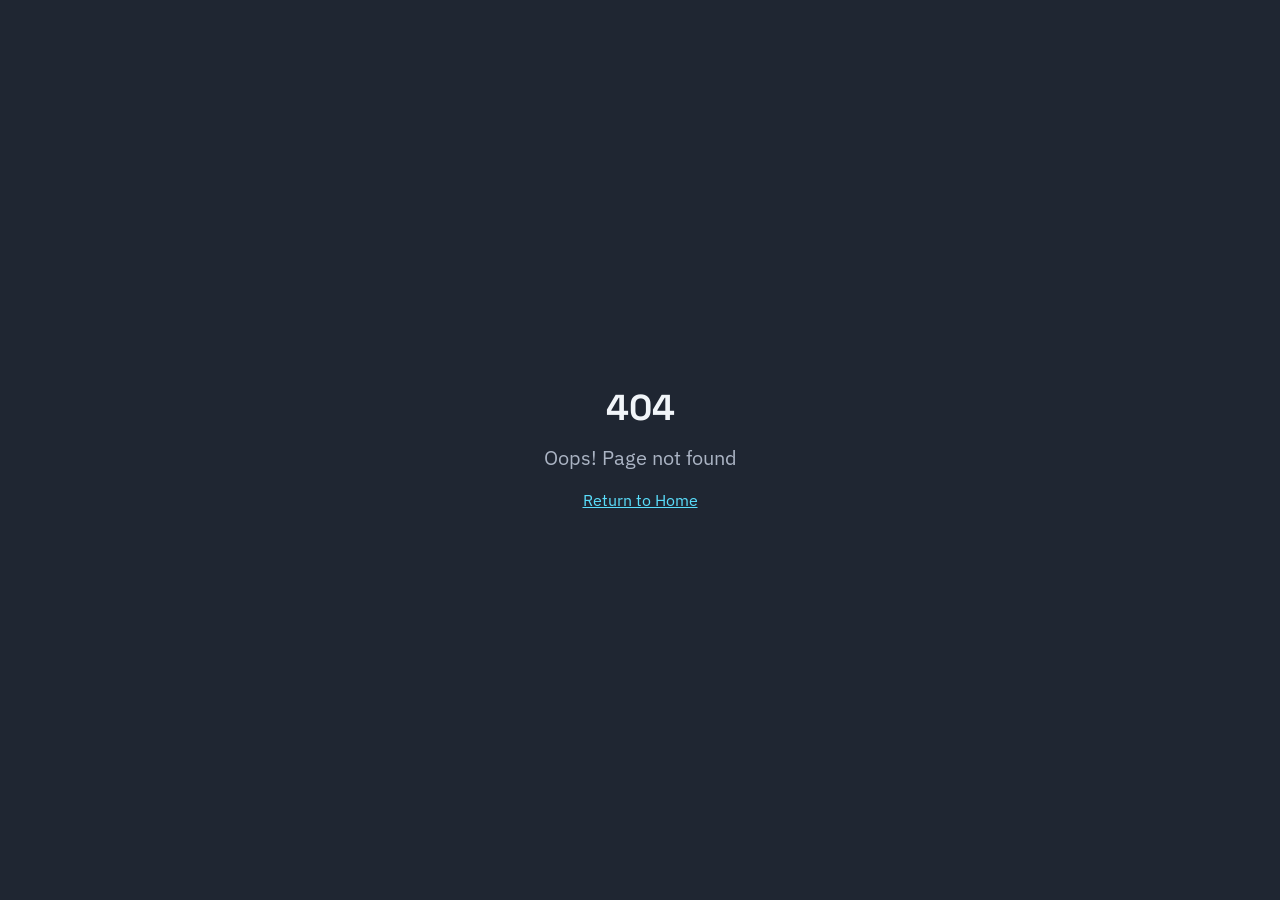
<file: index.html>
<!doctype html>
<html lang="en">
  <head>
    <meta charset="UTF-8" />
    <meta name="viewport" content="width=device-width, initial-scale=1.0" />

    <title>Sidra Fiaz | Portfolio</title>

    <meta
      name="description"
      content="Portfolio of Sidra Fiaz – showcasing projects in software development, data analytics, and technical consulting."
    />
    <meta name="author" content="Sidra Fiaz" />

    <meta property="og:title" content="Sidra Fiaz | Portfolio" />
    <meta
      property="og:description"
      content="Projects, experience, and technical work by Sidra Fiaz."
    />
    <meta property="og:type" content="website" />

    <meta name="twitter:card" content="summary_large_image" />
    <script type="module" crossorigin src="/assets/index-KLts5WR0.js"></script>
    <link rel="stylesheet" crossorigin href="/assets/index-B_v82efE.css">
  </head>

  <body>
    <div id="root"></div>
  </body>
</html>
</file>
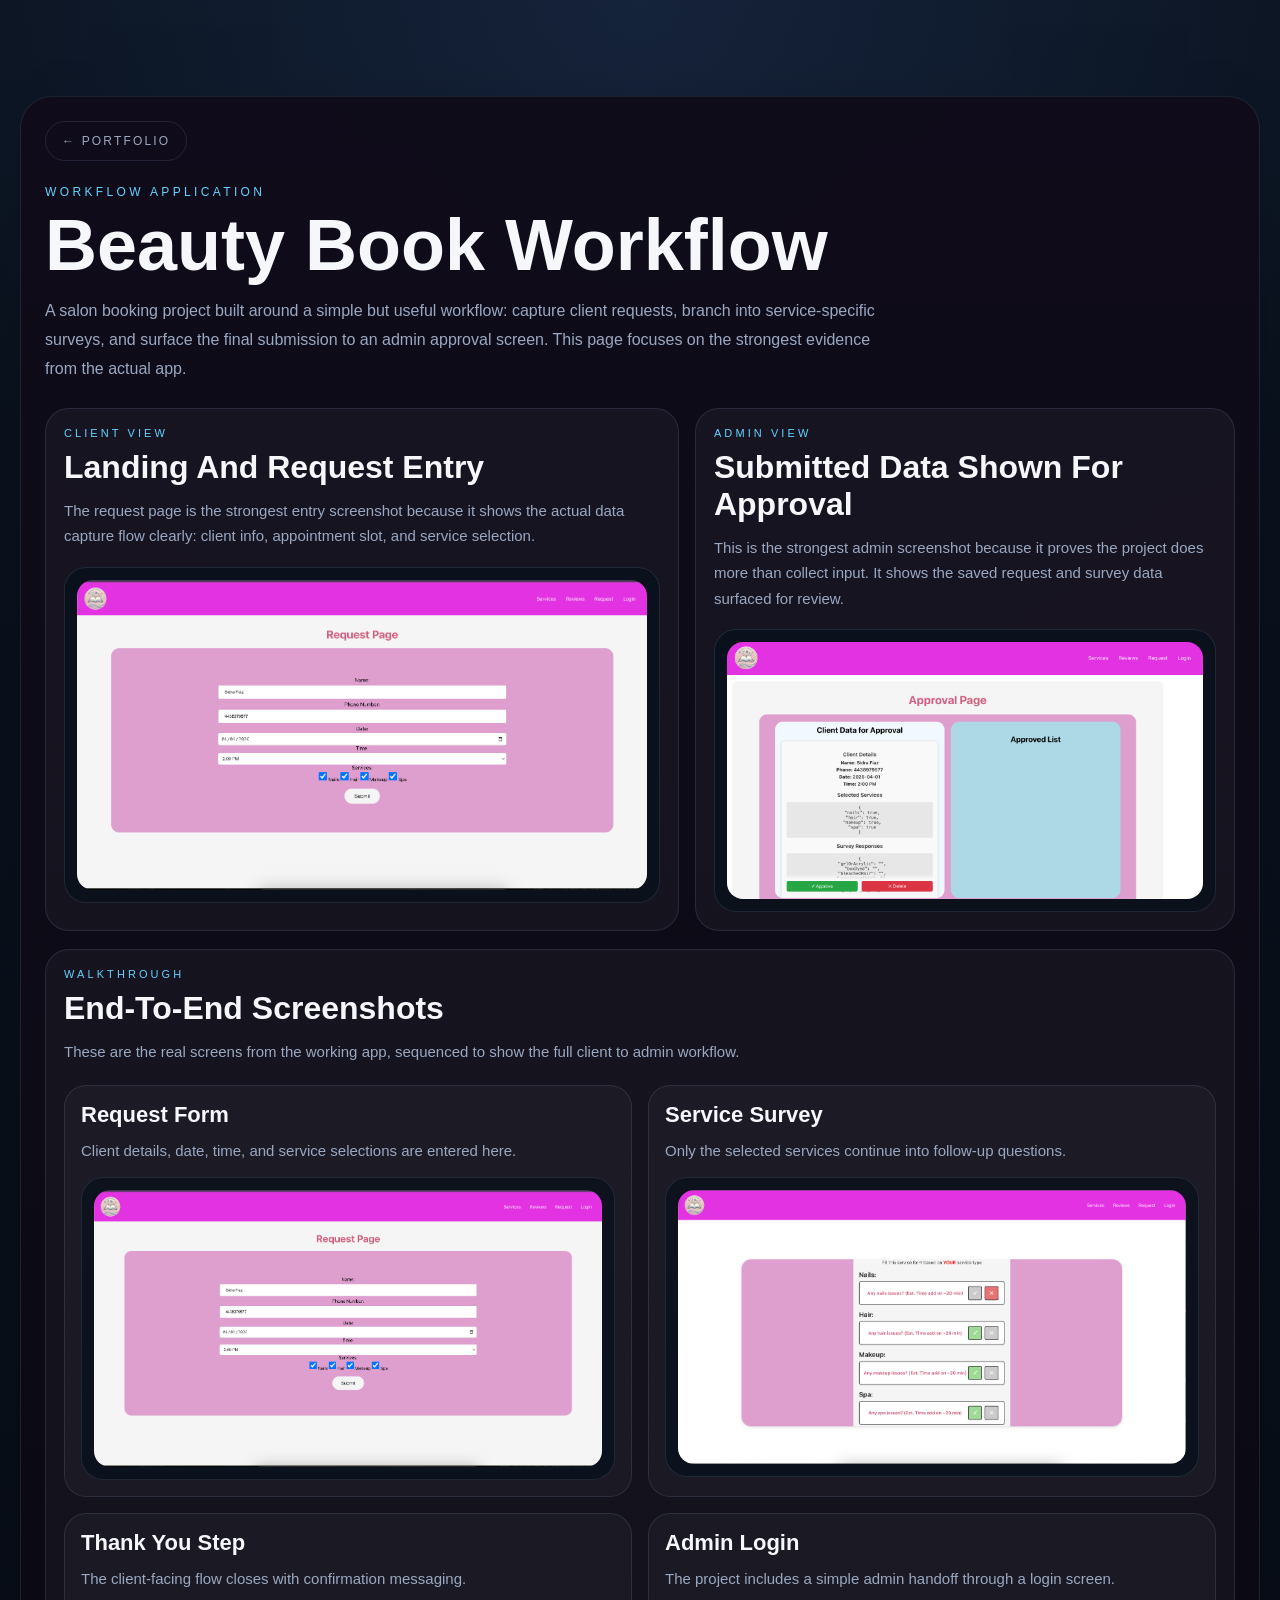
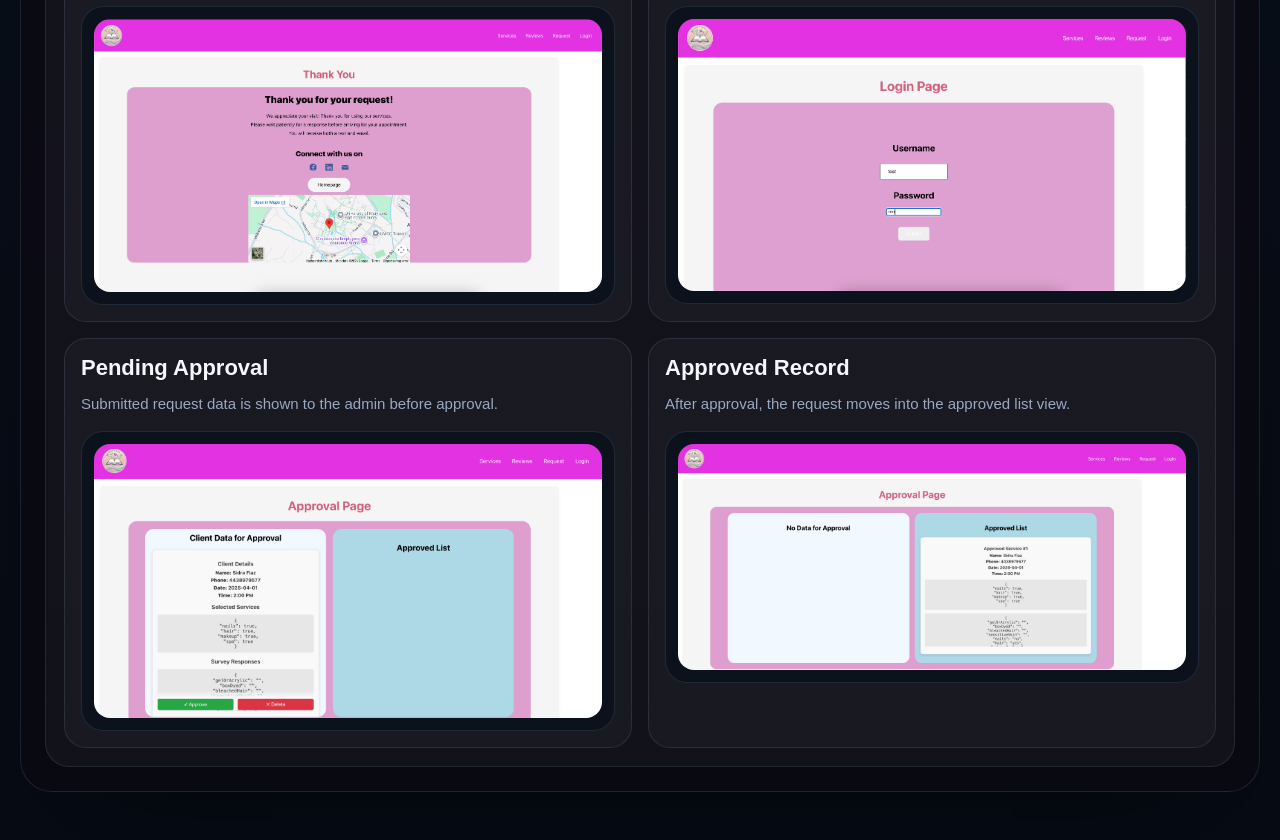
<file: beauty-book-workflow/index.html>
<!doctype html>
<html lang="en">
  <head>
    <meta charset="UTF-8" />
    <meta name="viewport" content="width=device-width, initial-scale=1.0" />
    <title>Beauty Book Workflow</title>
    <style>
      :root {
        --bg: #08101b;
        --panel: rgba(14, 20, 34, 0.9);
        --border: rgba(120, 146, 184, 0.18);
        --text: #f5f7fb;
        --muted: #9aa8c1;
        --accent: #63d2ff;
      }
      * { box-sizing: border-box; }
      body {
        margin: 0;
        font-family: "Segoe UI", sans-serif;
        background:
          radial-gradient(circle at top, rgba(46, 72, 124, 0.28), transparent 30%),
          linear-gradient(180deg, #0b1421, #060b14);
        color: var(--text);
      }
      main {
        max-width: 1320px;
        margin: 0 auto;
        padding: 96px 20px 48px;
      }
      .shell {
        border: 1px solid var(--border);
        border-radius: 32px;
        background: linear-gradient(180deg, rgba(16, 12, 26, 0.97), rgba(8, 9, 17, 0.98));
        box-shadow: 0 40px 120px -70px rgba(0, 0, 0, 0.95);
        padding: 24px;
      }
      .back {
        display: inline-flex;
        align-items: center;
        gap: 10px;
        border: 1px solid var(--border);
        border-radius: 999px;
        color: var(--muted);
        text-decoration: none;
        padding: 12px 16px;
        text-transform: uppercase;
        letter-spacing: 0.18em;
        font-size: 12px;
      }
      .eyebrow {
        margin: 24px 0 0;
        color: var(--accent);
        text-transform: uppercase;
        letter-spacing: 0.28em;
        font-size: 12px;
      }
      h1 {
        margin: 12px 0 0;
        font-size: clamp(40px, 7vw, 72px);
        line-height: 0.95;
      }
      .lede {
        max-width: 860px;
        color: var(--muted);
        line-height: 1.8;
        font-size: 16px;
        margin: 18px 0 0;
      }
      .feature-grid {
        display: grid;
        gap: 16px;
        margin-top: 24px;
        grid-template-columns: 1.08fr 0.92fr;
      }
      .panel, .walkthrough {
        border: 1px solid var(--border);
        border-radius: 24px;
        background: rgba(255,255,255,0.04);
        padding: 18px;
      }
      .panel p.kicker, .walkthrough p.kicker {
        color: var(--accent);
        text-transform: uppercase;
        letter-spacing: 0.28em;
        font-size: 11px;
        margin: 0;
      }
      .panel h2, .walkthrough h2 {
        margin: 10px 0 0;
        font-size: 32px;
      }
      .panel .copy, .walkthrough .copy {
        color: var(--muted);
        line-height: 1.7;
        font-size: 15px;
        margin: 12px 0 0;
      }
      .frame {
        margin-top: 18px;
        border: 1px solid var(--border);
        border-radius: 22px;
        background: rgba(8, 16, 27, 0.75);
        padding: 12px;
      }
      .frame img {
        width: 100%;
        display: block;
        border-radius: 16px;
      }
      .walkthrough {
        margin-top: 18px;
      }
      .shots {
        display: grid;
        gap: 16px;
        grid-template-columns: repeat(2, minmax(0, 1fr));
        margin-top: 20px;
      }
      .shot {
        border: 1px solid var(--border);
        border-radius: 22px;
        background: rgba(255,255,255,0.03);
        padding: 16px;
      }
      .shot h3 {
        margin: 0;
        font-size: 22px;
      }
      .shot p {
        color: var(--muted);
        line-height: 1.7;
        font-size: 15px;
        margin: 10px 0 14px;
      }
      .shot .frame { margin-top: 0; }
      @media (max-width: 980px) {
        .feature-grid, .shots { grid-template-columns: 1fr; }
      }
    </style>
  </head>
  <body>
    <main>
      <section class="shell">
        <a class="back" href="/#projects">← Portfolio</a>
        <p class="eyebrow">Workflow Application</p>
        <h1>Beauty Book Workflow</h1>
        <p class="lede">
          A salon booking project built around a simple but useful workflow: capture client
          requests, branch into service-specific surveys, and surface the final submission to an
          admin approval screen. This page focuses on the strongest evidence from the actual app.
        </p>

        <div class="feature-grid">
          <article class="panel">
            <p class="kicker">Client View</p>
            <h2>Landing And Request Entry</h2>
            <p class="copy">
              The request page is the strongest entry screenshot because it shows the actual data
              capture flow clearly: client info, appointment slot, and service selection.
            </p>
            <div class="frame">
              <img src="/images/beauty-book-request.png" alt="Beauty Book request page" />
            </div>
          </article>

          <article class="panel">
            <p class="kicker">Admin View</p>
            <h2>Submitted Data Shown For Approval</h2>
            <p class="copy">
              This is the strongest admin screenshot because it proves the project does more than
              collect input. It shows the saved request and survey data surfaced for review.
            </p>
            <div class="frame">
              <img src="/images/beauty-book-approval-pending.png" alt="Beauty Book approval page" />
            </div>
          </article>
        </div>

        <article class="walkthrough">
          <p class="kicker">Walkthrough</p>
          <h2>End-To-End Screenshots</h2>
          <p class="copy">
            These are the real screens from the working app, sequenced to show the full client to
            admin workflow.
          </p>

          <div class="shots">
            <section class="shot">
              <h3>Request Form</h3>
              <p>Client details, date, time, and service selections are entered here.</p>
              <div class="frame"><img src="/images/beauty-book-request.png" alt="Request form" /></div>
            </section>
            <section class="shot">
              <h3>Service Survey</h3>
              <p>Only the selected services continue into follow-up questions.</p>
              <div class="frame"><img src="/images/beauty-book-survey.png" alt="Service survey" /></div>
            </section>
            <section class="shot">
              <h3>Thank You Step</h3>
              <p>The client-facing flow closes with confirmation messaging.</p>
              <div class="frame"><img src="/images/beauty-book-thank-you.png" alt="Thank you page" /></div>
            </section>
            <section class="shot">
              <h3>Admin Login</h3>
              <p>The project includes a simple admin handoff through a login screen.</p>
              <div class="frame"><img src="/images/beauty-book-login.png" alt="Admin login" /></div>
            </section>
            <section class="shot">
              <h3>Pending Approval</h3>
              <p>Submitted request data is shown to the admin before approval.</p>
              <div class="frame"><img src="/images/beauty-book-approval-pending.png" alt="Pending approval" /></div>
            </section>
            <section class="shot">
              <h3>Approved Record</h3>
              <p>After approval, the request moves into the approved list view.</p>
              <div class="frame"><img src="/images/beauty-book-approved.png" alt="Approved record" /></div>
            </section>
          </div>
        </article>
      </section>
    </main>
  </body>
  </html>
</file>
<file: assets/index-B_v82efE.css>
@import"https://fonts.googleapis.com/css2?family=Space+Grotesk:wght@400;500;700&family=IBM+Plex+Sans:wght@300;400;500;600&display=swap";*,:before,:after{--tw-border-spacing-x: 0;--tw-border-spacing-y: 0;--tw-translate-x: 0;--tw-translate-y: 0;--tw-rotate: 0;--tw-skew-x: 0;--tw-skew-y: 0;--tw-scale-x: 1;--tw-scale-y: 1;--tw-pan-x: ;--tw-pan-y: ;--tw-pinch-zoom: ;--tw-scroll-snap-strictness: proximity;--tw-gradient-from-position: ;--tw-gradient-via-position: ;--tw-gradient-to-position: ;--tw-ordinal: ;--tw-slashed-zero: ;--tw-numeric-figure: ;--tw-numeric-spacing: ;--tw-numeric-fraction: ;--tw-ring-inset: ;--tw-ring-offset-width: 0px;--tw-ring-offset-color: #fff;--tw-ring-color: rgb(59 130 246 / .5);--tw-ring-offset-shadow: 0 0 #0000;--tw-ring-shadow: 0 0 #0000;--tw-shadow: 0 0 #0000;--tw-shadow-colored: 0 0 #0000;--tw-blur: ;--tw-brightness: ;--tw-contrast: ;--tw-grayscale: ;--tw-hue-rotate: ;--tw-invert: ;--tw-saturate: ;--tw-sepia: ;--tw-drop-shadow: ;--tw-backdrop-blur: ;--tw-backdrop-brightness: ;--tw-backdrop-contrast: ;--tw-backdrop-grayscale: ;--tw-backdrop-hue-rotate: ;--tw-backdrop-invert: ;--tw-backdrop-opacity: ;--tw-backdrop-saturate: ;--tw-backdrop-sepia: ;--tw-contain-size: ;--tw-contain-layout: ;--tw-contain-paint: ;--tw-contain-style: }::backdrop{--tw-border-spacing-x: 0;--tw-border-spacing-y: 0;--tw-translate-x: 0;--tw-translate-y: 0;--tw-rotate: 0;--tw-skew-x: 0;--tw-skew-y: 0;--tw-scale-x: 1;--tw-scale-y: 1;--tw-pan-x: ;--tw-pan-y: ;--tw-pinch-zoom: ;--tw-scroll-snap-strictness: proximity;--tw-gradient-from-position: ;--tw-gradient-via-position: ;--tw-gradient-to-position: ;--tw-ordinal: ;--tw-slashed-zero: ;--tw-numeric-figure: ;--tw-numeric-spacing: ;--tw-numeric-fraction: ;--tw-ring-inset: ;--tw-ring-offset-width: 0px;--tw-ring-offset-color: #fff;--tw-ring-color: rgb(59 130 246 / .5);--tw-ring-offset-shadow: 0 0 #0000;--tw-ring-shadow: 0 0 #0000;--tw-shadow: 0 0 #0000;--tw-shadow-colored: 0 0 #0000;--tw-blur: ;--tw-brightness: ;--tw-contrast: ;--tw-grayscale: ;--tw-hue-rotate: ;--tw-invert: ;--tw-saturate: ;--tw-sepia: ;--tw-drop-shadow: ;--tw-backdrop-blur: ;--tw-backdrop-brightness: ;--tw-backdrop-contrast: ;--tw-backdrop-grayscale: ;--tw-backdrop-hue-rotate: ;--tw-backdrop-invert: ;--tw-backdrop-opacity: ;--tw-backdrop-saturate: ;--tw-backdrop-sepia: ;--tw-contain-size: ;--tw-contain-layout: ;--tw-contain-paint: ;--tw-contain-style: }*,:before,:after{box-sizing:border-box;border-width:0;border-style:solid;border-color:#e5e7eb}:before,:after{--tw-content: ""}html,:host{line-height:1.5;-webkit-text-size-adjust:100%;-moz-tab-size:4;-o-tab-size:4;tab-size:4;font-family:Inter,sans-serif;font-feature-settings:normal;font-variation-settings:normal;-webkit-tap-highlight-color:transparent}body{margin:0;line-height:inherit}hr{height:0;color:inherit;border-top-width:1px}abbr:where([title]){-webkit-text-decoration:underline dotted;text-decoration:underline dotted}h1,h2,h3,h4,h5,h6{font-size:inherit;font-weight:inherit}a{color:inherit;text-decoration:inherit}b,strong{font-weight:bolder}code,kbd,samp,pre{font-family:ui-monospace,SFMono-Regular,Menlo,Monaco,Consolas,Liberation Mono,Courier New,monospace;font-feature-settings:normal;font-variation-settings:normal;font-size:1em}small{font-size:80%}sub,sup{font-size:75%;line-height:0;position:relative;vertical-align:baseline}sub{bottom:-.25em}sup{top:-.5em}table{text-indent:0;border-color:inherit;border-collapse:collapse}button,input,optgroup,select,textarea{font-family:inherit;font-feature-settings:inherit;font-variation-settings:inherit;font-size:100%;font-weight:inherit;line-height:inherit;letter-spacing:inherit;color:inherit;margin:0;padding:0}button,select{text-transform:none}button,input:where([type=button]),input:where([type=reset]),input:where([type=submit]){-webkit-appearance:button;background-color:transparent;background-image:none}:-moz-focusring{outline:auto}:-moz-ui-invalid{box-shadow:none}progress{vertical-align:baseline}::-webkit-inner-spin-button,::-webkit-outer-spin-button{height:auto}[type=search]{-webkit-appearance:textfield;outline-offset:-2px}::-webkit-search-decoration{-webkit-appearance:none}::-webkit-file-upload-button{-webkit-appearance:button;font:inherit}summary{display:list-item}blockquote,dl,dd,h1,h2,h3,h4,h5,h6,hr,figure,p,pre{margin:0}fieldset{margin:0;padding:0}legend{padding:0}ol,ul,menu{list-style:none;margin:0;padding:0}dialog{padding:0}textarea{resize:vertical}input::-moz-placeholder,textarea::-moz-placeholder{opacity:1;color:#9ca3af}input::placeholder,textarea::placeholder{opacity:1;color:#9ca3af}button,[role=button]{cursor:pointer}:disabled{cursor:default}img,svg,video,canvas,audio,iframe,embed,object{display:block;vertical-align:middle}img,video{max-width:100%;height:auto}[hidden]:where(:not([hidden=until-found])){display:none}:root{--background: 222 47% 7%;--foreground: 210 40% 96%;--card: 222 38% 11%;--card-foreground: 210 40% 96%;--popover: 222 38% 11%;--popover-foreground: 210 40% 96%;--primary: 191 96% 67%;--primary-foreground: 222 47% 7%;--secondary: 219 28% 18%;--secondary-foreground: 210 40% 96%;--muted: 220 23% 16%;--muted-foreground: 218 18% 72%;--accent: 153 72% 61%;--accent-foreground: 222 47% 7%;--destructive: 0 72% 56%;--destructive-foreground: 210 40% 98%;--border: 218 29% 20%;--input: 218 29% 20%;--ring: 191 96% 67%;--radius: 1.25rem;--shadow-soft: 0 18px 50px -28px hsl(191 96% 67% / .28);--shadow-card: 0 24px 80px -36px hsl(222 60% 2% / .8);--sidebar-background: 222 38% 11%;--sidebar-foreground: 210 40% 96%;--sidebar-primary: 191 96% 67%;--sidebar-primary-foreground: 222 47% 7%;--sidebar-accent: 219 28% 18%;--sidebar-accent-foreground: 210 40% 96%;--sidebar-border: 218 29% 20%;--sidebar-ring: 191 96% 67%}.dark{--background: 222 47% 7%;--foreground: 210 40% 96%;--card: 222 38% 11%;--card-foreground: 210 40% 96%;--popover: 222 38% 11%;--popover-foreground: 210 40% 96%;--primary: 191 96% 67%;--primary-foreground: 222 47% 7%;--secondary: 219 28% 18%;--secondary-foreground: 210 40% 96%;--muted: 220 23% 16%;--muted-foreground: 218 18% 72%;--accent: 153 72% 61%;--accent-foreground: 222 47% 7%;--destructive: 0 72% 56%;--destructive-foreground: 210 40% 98%;--border: 218 29% 20%;--input: 218 29% 20%;--ring: 191 96% 67%;--sidebar-background: 222 38% 11%;--sidebar-foreground: 210 40% 96%;--sidebar-primary: 191 96% 67%;--sidebar-primary-foreground: 222 47% 7%;--sidebar-accent: 219 28% 18%;--sidebar-accent-foreground: 210 40% 96%;--sidebar-border: 218 29% 20%;--sidebar-ring: 191 96% 67%}*{border-color:hsl(var(--border))}html{scroll-behavior:smooth}body{background-color:hsl(var(--background));color:hsl(var(--foreground));-webkit-font-smoothing:antialiased;-moz-osx-font-smoothing:grayscale;font-family:IBM Plex Sans,sans-serif;background-image:radial-gradient(circle at top,hsl(191 96% 67% / .14),transparent 28%),radial-gradient(circle at 80% 20%,hsl(153 72% 61% / .12),transparent 18%),linear-gradient(180deg,#090e1a,#0e1320 45%,#0d111c);background-attachment:fixed}h1,h2,h3,h4,h5,h6{font-family:Space Grotesk,sans-serif}::-moz-selection{background:hsl(var(--primary) / .25);color:hsl(var(--foreground))}::selection{background:hsl(var(--primary) / .25);color:hsl(var(--foreground))}.section-shell{position:relative;overflow:hidden;border-radius:2rem;border-width:1px;border-color:hsl(var(--border) / .7);background-color:hsl(var(--card) / .7);--tw-backdrop-blur: blur(24px);-webkit-backdrop-filter:var(--tw-backdrop-blur) var(--tw-backdrop-brightness) var(--tw-backdrop-contrast) var(--tw-backdrop-grayscale) var(--tw-backdrop-hue-rotate) var(--tw-backdrop-invert) var(--tw-backdrop-opacity) var(--tw-backdrop-saturate) var(--tw-backdrop-sepia);backdrop-filter:var(--tw-backdrop-blur) var(--tw-backdrop-brightness) var(--tw-backdrop-contrast) var(--tw-backdrop-grayscale) var(--tw-backdrop-hue-rotate) var(--tw-backdrop-invert) var(--tw-backdrop-opacity) var(--tw-backdrop-saturate) var(--tw-backdrop-sepia);box-shadow:var(--shadow-card)}.section-grid{background-image:linear-gradient(hsl(var(--border) / .35) 1px,transparent 1px),linear-gradient(90deg,hsl(var(--border) / .35) 1px,transparent 1px);background-size:32px 32px;background-position:center}.eyebrow{display:inline-flex;align-items:center;gap:.5rem;border-radius:9999px;border-width:1px;border-color:hsl(var(--primary) / .2);background-color:hsl(var(--primary) / .1);padding:.5rem 1rem;font-size:11px;text-transform:uppercase;letter-spacing:.35em;color:hsl(var(--primary))}.chip{border-radius:9999px;border-width:1px;border-color:hsl(var(--primary) / .15);background-color:hsl(var(--primary) / .1);padding:.25rem .75rem;font-size:.75rem;line-height:1rem;font-weight:500;color:hsl(var(--primary-foreground))}.glass-panel{border-radius:1.5rem;border-width:1px;border-color:#ffffff1a;background-color:#ffffff0d;--tw-backdrop-blur: blur(12px);-webkit-backdrop-filter:var(--tw-backdrop-blur) var(--tw-backdrop-brightness) var(--tw-backdrop-contrast) var(--tw-backdrop-grayscale) var(--tw-backdrop-hue-rotate) var(--tw-backdrop-invert) var(--tw-backdrop-opacity) var(--tw-backdrop-saturate) var(--tw-backdrop-sepia);backdrop-filter:var(--tw-backdrop-blur) var(--tw-backdrop-brightness) var(--tw-backdrop-contrast) var(--tw-backdrop-grayscale) var(--tw-backdrop-hue-rotate) var(--tw-backdrop-invert) var(--tw-backdrop-opacity) var(--tw-backdrop-saturate) var(--tw-backdrop-sepia)}.sr-only{position:absolute;width:1px;height:1px;padding:0;margin:-1px;overflow:hidden;clip:rect(0,0,0,0);white-space:nowrap;border-width:0}.pointer-events-none{pointer-events:none}.pointer-events-auto{pointer-events:auto}.visible{visibility:visible}.invisible{visibility:hidden}.fixed{position:fixed}.absolute{position:absolute}.relative{position:relative}.inset-0{top:0;right:0;bottom:0;left:0}.inset-x-0{left:0;right:0}.inset-y-0{top:0;bottom:0}.-bottom-12{bottom:-3rem}.-left-12{left:-3rem}.-right-12{right:-3rem}.-top-12{top:-3rem}.bottom-0{bottom:0}.left-0{left:0}.left-1{left:.25rem}.left-1\/2{left:50%}.left-2{left:.5rem}.left-\[50\%\]{left:50%}.left-\[8\%\]{left:8%}.right-0{right:0}.right-1{right:.25rem}.right-2{right:.5rem}.right-3{right:.75rem}.right-4{right:1rem}.right-\[10\%\]{right:10%}.top-0{top:0}.top-1\.5{top:.375rem}.top-1\/2{top:50%}.top-16{top:4rem}.top-2{top:.5rem}.top-24{top:6rem}.top-3\.5{top:.875rem}.top-4{top:1rem}.top-\[1px\]{top:1px}.top-\[50\%\]{top:50%}.top-\[60\%\]{top:60%}.top-full{top:100%}.-z-10{z-index:-10}.z-10{z-index:10}.z-20{z-index:20}.z-50{z-index:50}.z-\[100\]{z-index:100}.z-\[1\]{z-index:1}.-mx-1{margin-left:-.25rem;margin-right:-.25rem}.mx-2{margin-left:.5rem;margin-right:.5rem}.mx-3{margin-left:.75rem;margin-right:.75rem}.mx-3\.5{margin-left:.875rem;margin-right:.875rem}.mx-auto{margin-left:auto;margin-right:auto}.my-0\.5{margin-top:.125rem;margin-bottom:.125rem}.my-1{margin-top:.25rem;margin-bottom:.25rem}.-ml-4{margin-left:-1rem}.-mt-4{margin-top:-1rem}.mb-1{margin-bottom:.25rem}.mb-3{margin-bottom:.75rem}.mb-4{margin-bottom:1rem}.ml-1{margin-left:.25rem}.ml-auto{margin-left:auto}.mr-2{margin-right:.5rem}.mt-1{margin-top:.25rem}.mt-1\.5{margin-top:.375rem}.mt-10{margin-top:2.5rem}.mt-12{margin-top:3rem}.mt-2{margin-top:.5rem}.mt-24{margin-top:6rem}.mt-3{margin-top:.75rem}.mt-4{margin-top:1rem}.mt-5{margin-top:1.25rem}.mt-6{margin-top:1.5rem}.mt-8{margin-top:2rem}.mt-auto{margin-top:auto}.block{display:block}.flex{display:flex}.inline-flex{display:inline-flex}.table{display:table}.grid{display:grid}.hidden{display:none}.aspect-square{aspect-ratio:1 / 1}.aspect-video{aspect-ratio:16 / 9}.size-4{width:1rem;height:1rem}.h-1\.5{height:.375rem}.h-10{height:2.5rem}.h-11{height:2.75rem}.h-12{height:3rem}.h-2{height:.5rem}.h-2\.5{height:.625rem}.h-3{height:.75rem}.h-3\.5{height:.875rem}.h-36{height:9rem}.h-4{height:1rem}.h-5{height:1.25rem}.h-56{height:14rem}.h-6{height:1.5rem}.h-7{height:1.75rem}.h-72{height:18rem}.h-8{height:2rem}.h-9{height:2.25rem}.h-\[1px\]{height:1px}.h-\[250px\]{height:250px}.h-\[7px\]{height:7px}.h-\[var\(--radix-navigation-menu-viewport-height\)\]{height:var(--radix-navigation-menu-viewport-height)}.h-\[var\(--radix-select-trigger-height\)\]{height:var(--radix-select-trigger-height)}.h-auto{height:auto}.h-full{height:100%}.h-px{height:1px}.h-svh{height:100svh}.max-h-96{max-height:24rem}.max-h-\[300px\]{max-height:300px}.max-h-screen{max-height:100vh}.min-h-0{min-height:0px}.min-h-\[80px\]{min-height:80px}.min-h-screen{min-height:100vh}.min-h-svh{min-height:100svh}.w-0{width:0px}.w-1{width:.25rem}.w-10{width:2.5rem}.w-11{width:2.75rem}.w-12{width:3rem}.w-2{width:.5rem}.w-2\.5{width:.625rem}.w-3{width:.75rem}.w-3\.5{width:.875rem}.w-3\/4{width:75%}.w-4{width:1rem}.w-5{width:1.25rem}.w-56{width:14rem}.w-6{width:1.5rem}.w-64{width:16rem}.w-7{width:1.75rem}.w-72{width:18rem}.w-8{width:2rem}.w-9{width:2.25rem}.w-\[--sidebar-width\]{width:var(--sidebar-width)}.w-\[100px\]{width:100px}.w-\[1px\]{width:1px}.w-auto{width:auto}.w-fit{width:-moz-fit-content;width:fit-content}.w-full{width:100%}.w-max{width:-moz-max-content;width:max-content}.w-px{width:1px}.min-w-0{min-width:0px}.min-w-5{min-width:1.25rem}.min-w-\[12rem\]{min-width:12rem}.min-w-\[8rem\]{min-width:8rem}.min-w-\[var\(--radix-select-trigger-width\)\]{min-width:var(--radix-select-trigger-width)}.max-w-2xl{max-width:42rem}.max-w-3xl{max-width:48rem}.max-w-4xl{max-width:56rem}.max-w-6xl{max-width:72rem}.max-w-7xl{max-width:80rem}.max-w-\[--skeleton-width\]{max-width:var(--skeleton-width)}.max-w-lg{max-width:32rem}.max-w-max{max-width:-moz-max-content;max-width:max-content}.max-w-xl{max-width:36rem}.flex-1{flex:1 1 0%}.shrink-0{flex-shrink:0}.grow{flex-grow:1}.grow-0{flex-grow:0}.basis-full{flex-basis:100%}.caption-bottom{caption-side:bottom}.border-collapse{border-collapse:collapse}.-translate-x-1\/2{--tw-translate-x: -50%;transform:translate(var(--tw-translate-x),var(--tw-translate-y)) rotate(var(--tw-rotate)) skew(var(--tw-skew-x)) skewY(var(--tw-skew-y)) scaleX(var(--tw-scale-x)) scaleY(var(--tw-scale-y))}.-translate-x-px{--tw-translate-x: -1px;transform:translate(var(--tw-translate-x),var(--tw-translate-y)) rotate(var(--tw-rotate)) skew(var(--tw-skew-x)) skewY(var(--tw-skew-y)) scaleX(var(--tw-scale-x)) scaleY(var(--tw-scale-y))}.-translate-y-1\/2{--tw-translate-y: -50%;transform:translate(var(--tw-translate-x),var(--tw-translate-y)) rotate(var(--tw-rotate)) skew(var(--tw-skew-x)) skewY(var(--tw-skew-y)) scaleX(var(--tw-scale-x)) scaleY(var(--tw-scale-y))}.translate-x-\[-50\%\]{--tw-translate-x: -50%;transform:translate(var(--tw-translate-x),var(--tw-translate-y)) rotate(var(--tw-rotate)) skew(var(--tw-skew-x)) skewY(var(--tw-skew-y)) scaleX(var(--tw-scale-x)) scaleY(var(--tw-scale-y))}.translate-x-px{--tw-translate-x: 1px;transform:translate(var(--tw-translate-x),var(--tw-translate-y)) rotate(var(--tw-rotate)) skew(var(--tw-skew-x)) skewY(var(--tw-skew-y)) scaleX(var(--tw-scale-x)) scaleY(var(--tw-scale-y))}.translate-y-\[-50\%\]{--tw-translate-y: -50%;transform:translate(var(--tw-translate-x),var(--tw-translate-y)) rotate(var(--tw-rotate)) skew(var(--tw-skew-x)) skewY(var(--tw-skew-y)) scaleX(var(--tw-scale-x)) scaleY(var(--tw-scale-y))}.rotate-45{--tw-rotate: 45deg;transform:translate(var(--tw-translate-x),var(--tw-translate-y)) rotate(var(--tw-rotate)) skew(var(--tw-skew-x)) skewY(var(--tw-skew-y)) scaleX(var(--tw-scale-x)) scaleY(var(--tw-scale-y))}.rotate-90{--tw-rotate: 90deg;transform:translate(var(--tw-translate-x),var(--tw-translate-y)) rotate(var(--tw-rotate)) skew(var(--tw-skew-x)) skewY(var(--tw-skew-y)) scaleX(var(--tw-scale-x)) scaleY(var(--tw-scale-y))}.transform{transform:translate(var(--tw-translate-x),var(--tw-translate-y)) rotate(var(--tw-rotate)) skew(var(--tw-skew-x)) skewY(var(--tw-skew-y)) scaleX(var(--tw-scale-x)) scaleY(var(--tw-scale-y))}@keyframes pulse{50%{opacity:.5}}.animate-pulse{animation:pulse 2s cubic-bezier(.4,0,.6,1) infinite}.cursor-default{cursor:default}.cursor-pointer{cursor:pointer}.touch-none{touch-action:none}.select-none{-webkit-user-select:none;-moz-user-select:none;user-select:none}.list-none{list-style-type:none}.flex-row{flex-direction:row}.flex-col{flex-direction:column}.flex-col-reverse{flex-direction:column-reverse}.flex-wrap{flex-wrap:wrap}.items-start{align-items:flex-start}.items-end{align-items:flex-end}.items-center{align-items:center}.items-stretch{align-items:stretch}.justify-center{justify-content:center}.justify-between{justify-content:space-between}.gap-1{gap:.25rem}.gap-1\.5{gap:.375rem}.gap-10{gap:2.5rem}.gap-2{gap:.5rem}.gap-3{gap:.75rem}.gap-4{gap:1rem}.gap-6{gap:1.5rem}.gap-8{gap:2rem}.space-x-1>:not([hidden])~:not([hidden]){--tw-space-x-reverse: 0;margin-right:calc(.25rem * var(--tw-space-x-reverse));margin-left:calc(.25rem * calc(1 - var(--tw-space-x-reverse)))}.space-x-4>:not([hidden])~:not([hidden]){--tw-space-x-reverse: 0;margin-right:calc(1rem * var(--tw-space-x-reverse));margin-left:calc(1rem * calc(1 - var(--tw-space-x-reverse)))}.space-y-1>:not([hidden])~:not([hidden]){--tw-space-y-reverse: 0;margin-top:calc(.25rem * calc(1 - var(--tw-space-y-reverse)));margin-bottom:calc(.25rem * var(--tw-space-y-reverse))}.space-y-1\.5>:not([hidden])~:not([hidden]){--tw-space-y-reverse: 0;margin-top:calc(.375rem * calc(1 - var(--tw-space-y-reverse)));margin-bottom:calc(.375rem * var(--tw-space-y-reverse))}.space-y-2>:not([hidden])~:not([hidden]){--tw-space-y-reverse: 0;margin-top:calc(.5rem * calc(1 - var(--tw-space-y-reverse)));margin-bottom:calc(.5rem * var(--tw-space-y-reverse))}.space-y-3>:not([hidden])~:not([hidden]){--tw-space-y-reverse: 0;margin-top:calc(.75rem * calc(1 - var(--tw-space-y-reverse)));margin-bottom:calc(.75rem * var(--tw-space-y-reverse))}.space-y-4>:not([hidden])~:not([hidden]){--tw-space-y-reverse: 0;margin-top:calc(1rem * calc(1 - var(--tw-space-y-reverse)));margin-bottom:calc(1rem * var(--tw-space-y-reverse))}.space-y-6>:not([hidden])~:not([hidden]){--tw-space-y-reverse: 0;margin-top:calc(1.5rem * calc(1 - var(--tw-space-y-reverse)));margin-bottom:calc(1.5rem * var(--tw-space-y-reverse))}.overflow-auto{overflow:auto}.overflow-hidden{overflow:hidden}.overflow-y-auto{overflow-y:auto}.overflow-x-hidden{overflow-x:hidden}.whitespace-nowrap{white-space:nowrap}.break-words{overflow-wrap:break-word}.rounded-2xl{border-radius:1rem}.rounded-\[0\.9rem\]{border-radius:.9rem}.rounded-\[1\.2rem\]{border-radius:1.2rem}.rounded-\[1\.3rem\]{border-radius:1.3rem}.rounded-\[1\.4rem\]{border-radius:1.4rem}.rounded-\[1\.5rem\]{border-radius:1.5rem}.rounded-\[1\.75rem\]{border-radius:1.75rem}.rounded-\[1rem\]{border-radius:1rem}.rounded-\[2px\]{border-radius:2px}.rounded-\[2rem\]{border-radius:2rem}.rounded-\[inherit\]{border-radius:inherit}.rounded-full{border-radius:9999px}.rounded-lg{border-radius:var(--radius)}.rounded-md{border-radius:calc(var(--radius) - 2px)}.rounded-sm{border-radius:calc(var(--radius) - 4px)}.rounded-t-\[10px\]{border-top-left-radius:10px;border-top-right-radius:10px}.rounded-tl-sm{border-top-left-radius:calc(var(--radius) - 4px)}.border{border-width:1px}.border-2{border-width:2px}.border-\[1\.5px\]{border-width:1.5px}.border-y{border-top-width:1px;border-bottom-width:1px}.border-b{border-bottom-width:1px}.border-l{border-left-width:1px}.border-r{border-right-width:1px}.border-t{border-top-width:1px}.border-dashed{border-style:dashed}.border-\[--color-border\]{border-color:var(--color-border)}.border-border{border-color:hsl(var(--border))}.border-border\/50{border-color:hsl(var(--border) / .5)}.border-border\/70{border-color:hsl(var(--border) / .7)}.border-border\/80{border-color:hsl(var(--border) / .8)}.border-destructive{border-color:hsl(var(--destructive))}.border-destructive\/50{border-color:hsl(var(--destructive) / .5)}.border-fuchsia-400\/20{border-color:#e879f933}.border-input{border-color:hsl(var(--input))}.border-primary{border-color:hsl(var(--primary))}.border-primary\/20{border-color:hsl(var(--primary) / .2)}.border-primary\/25{border-color:hsl(var(--primary) / .25)}.border-sidebar-border{border-color:hsl(var(--sidebar-border))}.border-transparent{border-color:transparent}.border-white\/10{border-color:#ffffff1a}.border-l-transparent{border-left-color:transparent}.border-t-transparent{border-top-color:transparent}.bg-\[--color-bg\]{background-color:var(--color-bg)}.bg-accent{background-color:hsl(var(--accent))}.bg-accent\/15{background-color:hsl(var(--accent) / .15)}.bg-amber-300\/10{background-color:#fcd34d1a}.bg-background{background-color:hsl(var(--background))}.bg-background\/40{background-color:hsl(var(--background) / .4)}.bg-background\/50{background-color:hsl(var(--background) / .5)}.bg-background\/60{background-color:hsl(var(--background) / .6)}.bg-background\/85{background-color:hsl(var(--background) / .85)}.bg-background\/95{background-color:hsl(var(--background) / .95)}.bg-black\/80{background-color:#000c}.bg-blue-400\/10{background-color:#60a5fa1a}.bg-border{background-color:hsl(var(--border))}.bg-card{background-color:hsl(var(--card))}.bg-card\/70{background-color:hsl(var(--card) / .7)}.bg-cyan-400\/10{background-color:#22d3ee1a}.bg-destructive{background-color:hsl(var(--destructive))}.bg-emerald-400\/10{background-color:#34d3991a}.bg-foreground{background-color:hsl(var(--foreground))}.bg-fuchsia-400\/10{background-color:#e879f91a}.bg-muted{background-color:hsl(var(--muted))}.bg-muted\/50{background-color:hsl(var(--muted) / .5)}.bg-popover{background-color:hsl(var(--popover))}.bg-primary{background-color:hsl(var(--primary))}.bg-primary\/10{background-color:hsl(var(--primary) / .1)}.bg-primary\/20{background-color:hsl(var(--primary) / .2)}.bg-rose-300\/10{background-color:#fda4af1a}.bg-secondary{background-color:hsl(var(--secondary))}.bg-secondary\/35{background-color:hsl(var(--secondary) / .35)}.bg-secondary\/40{background-color:hsl(var(--secondary) / .4)}.bg-secondary\/60{background-color:hsl(var(--secondary) / .6)}.bg-secondary\/70{background-color:hsl(var(--secondary) / .7)}.bg-secondary\/80{background-color:hsl(var(--secondary) / .8)}.bg-sidebar{background-color:hsl(var(--sidebar-background))}.bg-sidebar-border{background-color:hsl(var(--sidebar-border))}.bg-slate-950{--tw-bg-opacity: 1;background-color:rgb(2 6 23 / var(--tw-bg-opacity, 1))}.bg-slate-950\/70{background-color:#020617b3}.bg-slate-950\/80{background-color:#020617cc}.bg-transparent{background-color:transparent}.bg-white\/5{background-color:#ffffff0d}.bg-\[linear-gradient\(180deg\,rgba\(11\,20\,33\,0\.97\)\,rgba\(5\,11\,18\,0\.98\)\)\]{background-image:linear-gradient(180deg,#0b1421f7,#050b12fa)}.bg-\[linear-gradient\(180deg\,rgba\(16\,12\,26\,0\.97\)\,rgba\(8\,9\,17\,0\.98\)\)\]{background-image:linear-gradient(180deg,#100c1af7,#080911fa)}.bg-gradient-to-r{background-image:linear-gradient(to right,var(--tw-gradient-stops))}.from-cyan-400{--tw-gradient-from: #22d3ee var(--tw-gradient-from-position);--tw-gradient-to: rgb(34 211 238 / 0) var(--tw-gradient-to-position);--tw-gradient-stops: var(--tw-gradient-from), var(--tw-gradient-to)}.to-blue-400{--tw-gradient-to: #60a5fa var(--tw-gradient-to-position)}.fill-current{fill:currentColor}.object-contain{-o-object-fit:contain;object-fit:contain}.object-cover{-o-object-fit:cover;object-fit:cover}.object-center{-o-object-position:center;object-position:center}.object-top{-o-object-position:top;object-position:top}.p-0{padding:0}.p-1{padding:.25rem}.p-1\.5{padding:.375rem}.p-2{padding:.5rem}.p-3{padding:.75rem}.p-4{padding:1rem}.p-5{padding:1.25rem}.p-6{padding:1.5rem}.p-\[1px\]{padding:1px}.px-0{padding-left:0;padding-right:0}.px-1{padding-left:.25rem;padding-right:.25rem}.px-2{padding-left:.5rem;padding-right:.5rem}.px-2\.5{padding-left:.625rem;padding-right:.625rem}.px-3{padding-left:.75rem;padding-right:.75rem}.px-4{padding-left:1rem;padding-right:1rem}.px-5{padding-left:1.25rem;padding-right:1.25rem}.px-6{padding-left:1.5rem;padding-right:1.5rem}.px-8{padding-left:2rem;padding-right:2rem}.py-0\.5{padding-top:.125rem;padding-bottom:.125rem}.py-1{padding-top:.25rem;padding-bottom:.25rem}.py-1\.5{padding-top:.375rem;padding-bottom:.375rem}.py-10{padding-top:2.5rem;padding-bottom:2.5rem}.py-2{padding-top:.5rem;padding-bottom:.5rem}.py-3{padding-top:.75rem;padding-bottom:.75rem}.py-4{padding-top:1rem;padding-bottom:1rem}.py-5{padding-top:1.25rem;padding-bottom:1.25rem}.py-6{padding-top:1.5rem;padding-bottom:1.5rem}.py-8{padding-top:2rem;padding-bottom:2rem}.pb-10{padding-bottom:2.5rem}.pb-12{padding-bottom:3rem}.pb-3{padding-bottom:.75rem}.pb-4{padding-bottom:1rem}.pb-5{padding-bottom:1.25rem}.pb-8{padding-bottom:2rem}.pl-2\.5{padding-left:.625rem}.pl-4{padding-left:1rem}.pl-8{padding-left:2rem}.pr-2{padding-right:.5rem}.pr-2\.5{padding-right:.625rem}.pr-8{padding-right:2rem}.pt-0{padding-top:0}.pt-1{padding-top:.25rem}.pt-24{padding-top:6rem}.pt-28{padding-top:7rem}.pt-3{padding-top:.75rem}.pt-4{padding-top:1rem}.pt-6{padding-top:1.5rem}.text-left{text-align:left}.text-center{text-align:center}.align-middle{vertical-align:middle}.font-mono{font-family:ui-monospace,SFMono-Regular,Menlo,Monaco,Consolas,Liberation Mono,Courier New,monospace}.text-2xl{font-size:1.5rem;line-height:2rem}.text-3xl{font-size:1.875rem;line-height:2.25rem}.text-4xl{font-size:2.25rem;line-height:2.5rem}.text-5xl{font-size:3rem;line-height:1}.text-\[0\.8rem\]{font-size:.8rem}.text-\[11px\]{font-size:11px}.text-base{font-size:1rem;line-height:1.5rem}.text-lg{font-size:1.125rem;line-height:1.75rem}.text-sm{font-size:.875rem;line-height:1.25rem}.text-xl{font-size:1.25rem;line-height:1.75rem}.text-xs{font-size:.75rem;line-height:1rem}.font-bold{font-weight:700}.font-medium{font-weight:500}.font-normal{font-weight:400}.font-semibold{font-weight:600}.uppercase{text-transform:uppercase}.tabular-nums{--tw-numeric-spacing: tabular-nums;font-variant-numeric:var(--tw-ordinal) var(--tw-slashed-zero) var(--tw-numeric-figure) var(--tw-numeric-spacing) var(--tw-numeric-fraction)}.leading-6{line-height:1.5rem}.leading-7{line-height:1.75rem}.leading-8{line-height:2rem}.leading-\[0\.94\]{line-height:.94}.leading-\[0\.95\]{line-height:.95}.leading-none{line-height:1}.leading-tight{line-height:1.25}.tracking-\[0\.22em\]{letter-spacing:.22em}.tracking-\[0\.25em\]{letter-spacing:.25em}.tracking-\[0\.28em\]{letter-spacing:.28em}.tracking-\[0\.32em\]{letter-spacing:.32em}.tracking-\[0\.35em\]{letter-spacing:.35em}.tracking-\[0\.3em\]{letter-spacing:.3em}.tracking-tight{letter-spacing:-.025em}.tracking-widest{letter-spacing:.1em}.text-accent{color:hsl(var(--accent))}.text-accent-foreground{color:hsl(var(--accent-foreground))}.text-card-foreground{color:hsl(var(--card-foreground))}.text-current{color:currentColor}.text-cyan-300{--tw-text-opacity: 1;color:rgb(103 232 249 / var(--tw-text-opacity, 1))}.text-destructive{color:hsl(var(--destructive))}.text-destructive-foreground{color:hsl(var(--destructive-foreground))}.text-foreground{color:hsl(var(--foreground))}.text-foreground\/50{color:hsl(var(--foreground) / .5)}.text-muted-foreground{color:hsl(var(--muted-foreground))}.text-popover-foreground{color:hsl(var(--popover-foreground))}.text-primary{color:hsl(var(--primary))}.text-primary-foreground{color:hsl(var(--primary-foreground))}.text-primary\/80{color:hsl(var(--primary) / .8)}.text-rose-300{--tw-text-opacity: 1;color:rgb(253 164 175 / var(--tw-text-opacity, 1))}.text-secondary-foreground{color:hsl(var(--secondary-foreground))}.text-sidebar-foreground{color:hsl(var(--sidebar-foreground))}.text-sidebar-foreground\/70{color:hsl(var(--sidebar-foreground) / .7)}.text-slate-100{--tw-text-opacity: 1;color:rgb(241 245 249 / var(--tw-text-opacity, 1))}.text-slate-200{--tw-text-opacity: 1;color:rgb(226 232 240 / var(--tw-text-opacity, 1))}.text-slate-300{--tw-text-opacity: 1;color:rgb(203 213 225 / var(--tw-text-opacity, 1))}.text-white{--tw-text-opacity: 1;color:rgb(255 255 255 / var(--tw-text-opacity, 1))}.text-white\/70{color:#ffffffb3}.text-white\/75{color:#ffffffbf}.underline{text-decoration-line:underline}.underline-offset-4{text-underline-offset:4px}.opacity-0{opacity:0}.opacity-50{opacity:.5}.opacity-60{opacity:.6}.opacity-70{opacity:.7}.opacity-90{opacity:.9}.shadow-2xl{--tw-shadow: 0 25px 50px -12px rgb(0 0 0 / .25);--tw-shadow-colored: 0 25px 50px -12px var(--tw-shadow-color);box-shadow:var(--tw-ring-offset-shadow, 0 0 #0000),var(--tw-ring-shadow, 0 0 #0000),var(--tw-shadow)}.shadow-\[0_0_0_1px_hsl\(var\(--sidebar-border\)\)\]{--tw-shadow: 0 0 0 1px hsl(var(--sidebar-border));--tw-shadow-colored: 0 0 0 1px var(--tw-shadow-color);box-shadow:var(--tw-ring-offset-shadow, 0 0 #0000),var(--tw-ring-shadow, 0 0 #0000),var(--tw-shadow)}.shadow-\[0_40px_120px_-70px_rgba\(0\,0\,0\,0\.95\)\]{--tw-shadow: 0 40px 120px -70px rgba(0,0,0,.95);--tw-shadow-colored: 0 40px 120px -70px var(--tw-shadow-color);box-shadow:var(--tw-ring-offset-shadow, 0 0 #0000),var(--tw-ring-shadow, 0 0 #0000),var(--tw-shadow)}.shadow-lg{--tw-shadow: 0 10px 15px -3px rgb(0 0 0 / .1), 0 4px 6px -4px rgb(0 0 0 / .1);--tw-shadow-colored: 0 10px 15px -3px var(--tw-shadow-color), 0 4px 6px -4px var(--tw-shadow-color);box-shadow:var(--tw-ring-offset-shadow, 0 0 #0000),var(--tw-ring-shadow, 0 0 #0000),var(--tw-shadow)}.shadow-md{--tw-shadow: 0 4px 6px -1px rgb(0 0 0 / .1), 0 2px 4px -2px rgb(0 0 0 / .1);--tw-shadow-colored: 0 4px 6px -1px var(--tw-shadow-color), 0 2px 4px -2px var(--tw-shadow-color);box-shadow:var(--tw-ring-offset-shadow, 0 0 #0000),var(--tw-ring-shadow, 0 0 #0000),var(--tw-shadow)}.shadow-none{--tw-shadow: 0 0 #0000;--tw-shadow-colored: 0 0 #0000;box-shadow:var(--tw-ring-offset-shadow, 0 0 #0000),var(--tw-ring-shadow, 0 0 #0000),var(--tw-shadow)}.shadow-sm{--tw-shadow: 0 1px 2px 0 rgb(0 0 0 / .05);--tw-shadow-colored: 0 1px 2px 0 var(--tw-shadow-color);box-shadow:var(--tw-ring-offset-shadow, 0 0 #0000),var(--tw-ring-shadow, 0 0 #0000),var(--tw-shadow)}.shadow-xl{--tw-shadow: 0 20px 25px -5px rgb(0 0 0 / .1), 0 8px 10px -6px rgb(0 0 0 / .1);--tw-shadow-colored: 0 20px 25px -5px var(--tw-shadow-color), 0 8px 10px -6px var(--tw-shadow-color);box-shadow:var(--tw-ring-offset-shadow, 0 0 #0000),var(--tw-ring-shadow, 0 0 #0000),var(--tw-shadow)}.outline-none{outline:2px solid transparent;outline-offset:2px}.outline{outline-style:solid}.ring-0{--tw-ring-offset-shadow: var(--tw-ring-inset) 0 0 0 var(--tw-ring-offset-width) var(--tw-ring-offset-color);--tw-ring-shadow: var(--tw-ring-inset) 0 0 0 calc(0px + var(--tw-ring-offset-width)) var(--tw-ring-color);box-shadow:var(--tw-ring-offset-shadow),var(--tw-ring-shadow),var(--tw-shadow, 0 0 #0000)}.ring-2{--tw-ring-offset-shadow: var(--tw-ring-inset) 0 0 0 var(--tw-ring-offset-width) var(--tw-ring-offset-color);--tw-ring-shadow: var(--tw-ring-inset) 0 0 0 calc(2px + var(--tw-ring-offset-width)) var(--tw-ring-color);box-shadow:var(--tw-ring-offset-shadow),var(--tw-ring-shadow),var(--tw-shadow, 0 0 #0000)}.ring-ring{--tw-ring-color: hsl(var(--ring))}.ring-sidebar-ring{--tw-ring-color: hsl(var(--sidebar-ring))}.ring-offset-background{--tw-ring-offset-color: hsl(var(--background))}.blur-3xl{--tw-blur: blur(64px);filter:var(--tw-blur) var(--tw-brightness) var(--tw-contrast) var(--tw-grayscale) var(--tw-hue-rotate) var(--tw-invert) var(--tw-saturate) var(--tw-sepia) var(--tw-drop-shadow)}.filter{filter:var(--tw-blur) var(--tw-brightness) var(--tw-contrast) var(--tw-grayscale) var(--tw-hue-rotate) var(--tw-invert) var(--tw-saturate) var(--tw-sepia) var(--tw-drop-shadow)}.backdrop-blur-xl{--tw-backdrop-blur: blur(24px);-webkit-backdrop-filter:var(--tw-backdrop-blur) var(--tw-backdrop-brightness) var(--tw-backdrop-contrast) var(--tw-backdrop-grayscale) var(--tw-backdrop-hue-rotate) var(--tw-backdrop-invert) var(--tw-backdrop-opacity) var(--tw-backdrop-saturate) var(--tw-backdrop-sepia);backdrop-filter:var(--tw-backdrop-blur) var(--tw-backdrop-brightness) var(--tw-backdrop-contrast) var(--tw-backdrop-grayscale) var(--tw-backdrop-hue-rotate) var(--tw-backdrop-invert) var(--tw-backdrop-opacity) var(--tw-backdrop-saturate) var(--tw-backdrop-sepia)}.transition{transition-property:color,background-color,border-color,text-decoration-color,fill,stroke,opacity,box-shadow,transform,filter,-webkit-backdrop-filter;transition-property:color,background-color,border-color,text-decoration-color,fill,stroke,opacity,box-shadow,transform,filter,backdrop-filter;transition-property:color,background-color,border-color,text-decoration-color,fill,stroke,opacity,box-shadow,transform,filter,backdrop-filter,-webkit-backdrop-filter;transition-timing-function:cubic-bezier(.4,0,.2,1);transition-duration:.15s}.transition-\[left\,right\,width\]{transition-property:left,right,width;transition-timing-function:cubic-bezier(.4,0,.2,1);transition-duration:.15s}.transition-\[margin\,opa\]{transition-property:margin,opa;transition-timing-function:cubic-bezier(.4,0,.2,1);transition-duration:.15s}.transition-\[width\,height\,padding\]{transition-property:width,height,padding;transition-timing-function:cubic-bezier(.4,0,.2,1);transition-duration:.15s}.transition-\[width\]{transition-property:width;transition-timing-function:cubic-bezier(.4,0,.2,1);transition-duration:.15s}.transition-all{transition-property:all;transition-timing-function:cubic-bezier(.4,0,.2,1);transition-duration:.15s}.transition-colors{transition-property:color,background-color,border-color,text-decoration-color,fill,stroke;transition-timing-function:cubic-bezier(.4,0,.2,1);transition-duration:.15s}.transition-opacity{transition-property:opacity;transition-timing-function:cubic-bezier(.4,0,.2,1);transition-duration:.15s}.transition-transform{transition-property:transform;transition-timing-function:cubic-bezier(.4,0,.2,1);transition-duration:.15s}.duration-1000{transition-duration:1s}.duration-200{transition-duration:.2s}.duration-300{transition-duration:.3s}.ease-in-out{transition-timing-function:cubic-bezier(.4,0,.2,1)}.ease-linear{transition-timing-function:linear}@keyframes enter{0%{opacity:var(--tw-enter-opacity, 1);transform:translate3d(var(--tw-enter-translate-x, 0),var(--tw-enter-translate-y, 0),0) scale3d(var(--tw-enter-scale, 1),var(--tw-enter-scale, 1),var(--tw-enter-scale, 1)) rotate(var(--tw-enter-rotate, 0))}}@keyframes exit{to{opacity:var(--tw-exit-opacity, 1);transform:translate3d(var(--tw-exit-translate-x, 0),var(--tw-exit-translate-y, 0),0) scale3d(var(--tw-exit-scale, 1),var(--tw-exit-scale, 1),var(--tw-exit-scale, 1)) rotate(var(--tw-exit-rotate, 0))}}.animate-in{animation-name:enter;animation-duration:.15s;--tw-enter-opacity: initial;--tw-enter-scale: initial;--tw-enter-rotate: initial;--tw-enter-translate-x: initial;--tw-enter-translate-y: initial}.fade-in-0{--tw-enter-opacity: 0}.fade-in-80{--tw-enter-opacity: .8}.zoom-in-95{--tw-enter-scale: .95}.duration-1000{animation-duration:1s}.duration-200{animation-duration:.2s}.duration-300{animation-duration:.3s}.ease-in-out{animation-timing-function:cubic-bezier(.4,0,.2,1)}.ease-linear{animation-timing-function:linear}.text-balance{text-wrap:balance}.file\:border-0::file-selector-button{border-width:0px}.file\:bg-transparent::file-selector-button{background-color:transparent}.file\:text-sm::file-selector-button{font-size:.875rem;line-height:1.25rem}.file\:font-medium::file-selector-button{font-weight:500}.file\:text-foreground::file-selector-button{color:hsl(var(--foreground))}.placeholder\:text-muted-foreground::-moz-placeholder{color:hsl(var(--muted-foreground))}.placeholder\:text-muted-foreground::placeholder{color:hsl(var(--muted-foreground))}.after\:absolute:after{content:var(--tw-content);position:absolute}.after\:-inset-2:after{content:var(--tw-content);top:-.5rem;right:-.5rem;bottom:-.5rem;left:-.5rem}.after\:inset-y-0:after{content:var(--tw-content);top:0;bottom:0}.after\:left-1\/2:after{content:var(--tw-content);left:50%}.after\:w-1:after{content:var(--tw-content);width:.25rem}.after\:w-\[2px\]:after{content:var(--tw-content);width:2px}.after\:-translate-x-1\/2:after{content:var(--tw-content);--tw-translate-x: -50%;transform:translate(var(--tw-translate-x),var(--tw-translate-y)) rotate(var(--tw-rotate)) skew(var(--tw-skew-x)) skewY(var(--tw-skew-y)) scaleX(var(--tw-scale-x)) scaleY(var(--tw-scale-y))}.first\:rounded-l-md:first-child{border-top-left-radius:calc(var(--radius) - 2px);border-bottom-left-radius:calc(var(--radius) - 2px)}.first\:border-l:first-child{border-left-width:1px}.last\:rounded-r-md:last-child{border-top-right-radius:calc(var(--radius) - 2px);border-bottom-right-radius:calc(var(--radius) - 2px)}.focus-within\:relative:focus-within{position:relative}.focus-within\:z-20:focus-within{z-index:20}.hover\:-translate-y-1:hover{--tw-translate-y: -.25rem;transform:translate(var(--tw-translate-x),var(--tw-translate-y)) rotate(var(--tw-rotate)) skew(var(--tw-skew-x)) skewY(var(--tw-skew-y)) scaleX(var(--tw-scale-x)) scaleY(var(--tw-scale-y))}.hover\:scale-\[1\.01\]:hover{--tw-scale-x: 1.01;--tw-scale-y: 1.01;transform:translate(var(--tw-translate-x),var(--tw-translate-y)) rotate(var(--tw-rotate)) skew(var(--tw-skew-x)) skewY(var(--tw-skew-y)) scaleX(var(--tw-scale-x)) scaleY(var(--tw-scale-y))}.hover\:border-primary\/35:hover{border-color:hsl(var(--primary) / .35)}.hover\:border-primary\/40:hover{border-color:hsl(var(--primary) / .4)}.hover\:bg-accent:hover{background-color:hsl(var(--accent))}.hover\:bg-background\/80:hover{background-color:hsl(var(--background) / .8)}.hover\:bg-destructive\/80:hover{background-color:hsl(var(--destructive) / .8)}.hover\:bg-destructive\/90:hover{background-color:hsl(var(--destructive) / .9)}.hover\:bg-muted:hover{background-color:hsl(var(--muted))}.hover\:bg-muted\/50:hover{background-color:hsl(var(--muted) / .5)}.hover\:bg-primary:hover{background-color:hsl(var(--primary))}.hover\:bg-primary\/80:hover{background-color:hsl(var(--primary) / .8)}.hover\:bg-primary\/90:hover{background-color:hsl(var(--primary) / .9)}.hover\:bg-secondary:hover{background-color:hsl(var(--secondary))}.hover\:bg-secondary\/80:hover{background-color:hsl(var(--secondary) / .8)}.hover\:bg-sidebar-accent:hover{background-color:hsl(var(--sidebar-accent))}.hover\:text-accent-foreground:hover{color:hsl(var(--accent-foreground))}.hover\:text-foreground:hover{color:hsl(var(--foreground))}.hover\:text-muted-foreground:hover{color:hsl(var(--muted-foreground))}.hover\:text-primary:hover{color:hsl(var(--primary))}.hover\:text-primary-foreground:hover{color:hsl(var(--primary-foreground))}.hover\:text-primary\/90:hover{color:hsl(var(--primary) / .9)}.hover\:text-sidebar-accent-foreground:hover{color:hsl(var(--sidebar-accent-foreground))}.hover\:underline:hover{text-decoration-line:underline}.hover\:opacity-100:hover{opacity:1}.hover\:shadow-\[0_0_0_1px_hsl\(var\(--sidebar-accent\)\)\]:hover{--tw-shadow: 0 0 0 1px hsl(var(--sidebar-accent));--tw-shadow-colored: 0 0 0 1px var(--tw-shadow-color);box-shadow:var(--tw-ring-offset-shadow, 0 0 #0000),var(--tw-ring-shadow, 0 0 #0000),var(--tw-shadow)}.hover\:shadow-lg:hover{--tw-shadow: 0 10px 15px -3px rgb(0 0 0 / .1), 0 4px 6px -4px rgb(0 0 0 / .1);--tw-shadow-colored: 0 10px 15px -3px var(--tw-shadow-color), 0 4px 6px -4px var(--tw-shadow-color);box-shadow:var(--tw-ring-offset-shadow, 0 0 #0000),var(--tw-ring-shadow, 0 0 #0000),var(--tw-shadow)}.hover\:shadow-\[var\(--shadow-soft\)\]:hover{--tw-shadow-color: var(--shadow-soft);--tw-shadow: var(--tw-shadow-colored)}.hover\:after\:bg-sidebar-border:hover:after{content:var(--tw-content);background-color:hsl(var(--sidebar-border))}.focus\:bg-accent:focus{background-color:hsl(var(--accent))}.focus\:bg-primary:focus{background-color:hsl(var(--primary))}.focus\:text-accent-foreground:focus{color:hsl(var(--accent-foreground))}.focus\:text-primary-foreground:focus{color:hsl(var(--primary-foreground))}.focus\:opacity-100:focus{opacity:1}.focus\:outline-none:focus{outline:2px solid transparent;outline-offset:2px}.focus\:ring-2:focus{--tw-ring-offset-shadow: var(--tw-ring-inset) 0 0 0 var(--tw-ring-offset-width) var(--tw-ring-offset-color);--tw-ring-shadow: var(--tw-ring-inset) 0 0 0 calc(2px + var(--tw-ring-offset-width)) var(--tw-ring-color);box-shadow:var(--tw-ring-offset-shadow),var(--tw-ring-shadow),var(--tw-shadow, 0 0 #0000)}.focus\:ring-ring:focus{--tw-ring-color: hsl(var(--ring))}.focus\:ring-offset-2:focus{--tw-ring-offset-width: 2px}.focus-visible\:outline-none:focus-visible{outline:2px solid transparent;outline-offset:2px}.focus-visible\:ring-1:focus-visible{--tw-ring-offset-shadow: var(--tw-ring-inset) 0 0 0 var(--tw-ring-offset-width) var(--tw-ring-offset-color);--tw-ring-shadow: var(--tw-ring-inset) 0 0 0 calc(1px + var(--tw-ring-offset-width)) var(--tw-ring-color);box-shadow:var(--tw-ring-offset-shadow),var(--tw-ring-shadow),var(--tw-shadow, 0 0 #0000)}.focus-visible\:ring-2:focus-visible{--tw-ring-offset-shadow: var(--tw-ring-inset) 0 0 0 var(--tw-ring-offset-width) var(--tw-ring-offset-color);--tw-ring-shadow: var(--tw-ring-inset) 0 0 0 calc(2px + var(--tw-ring-offset-width)) var(--tw-ring-color);box-shadow:var(--tw-ring-offset-shadow),var(--tw-ring-shadow),var(--tw-shadow, 0 0 #0000)}.focus-visible\:ring-ring:focus-visible{--tw-ring-color: hsl(var(--ring))}.focus-visible\:ring-sidebar-ring:focus-visible{--tw-ring-color: hsl(var(--sidebar-ring))}.focus-visible\:ring-offset-1:focus-visible{--tw-ring-offset-width: 1px}.focus-visible\:ring-offset-2:focus-visible{--tw-ring-offset-width: 2px}.focus-visible\:ring-offset-background:focus-visible{--tw-ring-offset-color: hsl(var(--background))}.active\:bg-sidebar-accent:active{background-color:hsl(var(--sidebar-accent))}.active\:text-sidebar-accent-foreground:active{color:hsl(var(--sidebar-accent-foreground))}.disabled\:pointer-events-none:disabled{pointer-events:none}.disabled\:cursor-not-allowed:disabled{cursor:not-allowed}.disabled\:opacity-50:disabled{opacity:.5}.group\/menu-item:focus-within .group-focus-within\/menu-item\:opacity-100{opacity:1}.group\/menu-item:hover .group-hover\/menu-item\:opacity-100,.group:hover .group-hover\:opacity-100{opacity:1}.group.destructive .group-\[\.destructive\]\:border-muted\/40{border-color:hsl(var(--muted) / .4)}.group.toaster .group-\[\.toaster\]\:border-border{border-color:hsl(var(--border))}.group.toast .group-\[\.toast\]\:bg-muted{background-color:hsl(var(--muted))}.group.toast .group-\[\.toast\]\:bg-primary{background-color:hsl(var(--primary))}.group.toaster .group-\[\.toaster\]\:bg-background{background-color:hsl(var(--background))}.group.destructive .group-\[\.destructive\]\:text-red-300{--tw-text-opacity: 1;color:rgb(252 165 165 / var(--tw-text-opacity, 1))}.group.toast .group-\[\.toast\]\:text-muted-foreground{color:hsl(var(--muted-foreground))}.group.toast .group-\[\.toast\]\:text-primary-foreground{color:hsl(var(--primary-foreground))}.group.toaster .group-\[\.toaster\]\:text-foreground{color:hsl(var(--foreground))}.group.toaster .group-\[\.toaster\]\:shadow-lg{--tw-shadow: 0 10px 15px -3px rgb(0 0 0 / .1), 0 4px 6px -4px rgb(0 0 0 / .1);--tw-shadow-colored: 0 10px 15px -3px var(--tw-shadow-color), 0 4px 6px -4px var(--tw-shadow-color);box-shadow:var(--tw-ring-offset-shadow, 0 0 #0000),var(--tw-ring-shadow, 0 0 #0000),var(--tw-shadow)}.group.destructive .group-\[\.destructive\]\:hover\:border-destructive\/30:hover{border-color:hsl(var(--destructive) / .3)}.group.destructive .group-\[\.destructive\]\:hover\:bg-destructive:hover{background-color:hsl(var(--destructive))}.group.destructive .group-\[\.destructive\]\:hover\:text-destructive-foreground:hover{color:hsl(var(--destructive-foreground))}.group.destructive .group-\[\.destructive\]\:hover\:text-red-50:hover{--tw-text-opacity: 1;color:rgb(254 242 242 / var(--tw-text-opacity, 1))}.group.destructive .group-\[\.destructive\]\:focus\:ring-destructive:focus{--tw-ring-color: hsl(var(--destructive))}.group.destructive .group-\[\.destructive\]\:focus\:ring-red-400:focus{--tw-ring-opacity: 1;--tw-ring-color: rgb(248 113 113 / var(--tw-ring-opacity, 1))}.group.destructive .group-\[\.destructive\]\:focus\:ring-offset-red-600:focus{--tw-ring-offset-color: #dc2626}.peer\/menu-button:hover~.peer-hover\/menu-button\:text-sidebar-accent-foreground{color:hsl(var(--sidebar-accent-foreground))}.peer:disabled~.peer-disabled\:cursor-not-allowed{cursor:not-allowed}.peer:disabled~.peer-disabled\:opacity-70{opacity:.7}.has-\[\[data-variant\=inset\]\]\:bg-sidebar:has([data-variant=inset]){background-color:hsl(var(--sidebar-background))}.has-\[\:disabled\]\:opacity-50:has(:disabled){opacity:.5}.group\/menu-item:has([data-sidebar=menu-action]) .group-has-\[\[data-sidebar\=menu-action\]\]\/menu-item\:pr-8{padding-right:2rem}.aria-disabled\:pointer-events-none[aria-disabled=true]{pointer-events:none}.aria-disabled\:opacity-50[aria-disabled=true]{opacity:.5}.aria-selected\:bg-accent[aria-selected=true]{background-color:hsl(var(--accent))}.aria-selected\:bg-accent\/50[aria-selected=true]{background-color:hsl(var(--accent) / .5)}.aria-selected\:text-accent-foreground[aria-selected=true]{color:hsl(var(--accent-foreground))}.aria-selected\:text-muted-foreground[aria-selected=true]{color:hsl(var(--muted-foreground))}.aria-selected\:opacity-100[aria-selected=true]{opacity:1}.aria-selected\:opacity-30[aria-selected=true]{opacity:.3}.data-\[disabled\=true\]\:pointer-events-none[data-disabled=true],.data-\[disabled\]\:pointer-events-none[data-disabled]{pointer-events:none}.data-\[panel-group-direction\=vertical\]\:h-px[data-panel-group-direction=vertical]{height:1px}.data-\[panel-group-direction\=vertical\]\:w-full[data-panel-group-direction=vertical]{width:100%}.data-\[side\=bottom\]\:translate-y-1[data-side=bottom]{--tw-translate-y: .25rem;transform:translate(var(--tw-translate-x),var(--tw-translate-y)) rotate(var(--tw-rotate)) skew(var(--tw-skew-x)) skewY(var(--tw-skew-y)) scaleX(var(--tw-scale-x)) scaleY(var(--tw-scale-y))}.data-\[side\=left\]\:-translate-x-1[data-side=left]{--tw-translate-x: -.25rem;transform:translate(var(--tw-translate-x),var(--tw-translate-y)) rotate(var(--tw-rotate)) skew(var(--tw-skew-x)) skewY(var(--tw-skew-y)) scaleX(var(--tw-scale-x)) scaleY(var(--tw-scale-y))}.data-\[side\=right\]\:translate-x-1[data-side=right]{--tw-translate-x: .25rem;transform:translate(var(--tw-translate-x),var(--tw-translate-y)) rotate(var(--tw-rotate)) skew(var(--tw-skew-x)) skewY(var(--tw-skew-y)) scaleX(var(--tw-scale-x)) scaleY(var(--tw-scale-y))}.data-\[side\=top\]\:-translate-y-1[data-side=top]{--tw-translate-y: -.25rem;transform:translate(var(--tw-translate-x),var(--tw-translate-y)) rotate(var(--tw-rotate)) skew(var(--tw-skew-x)) skewY(var(--tw-skew-y)) scaleX(var(--tw-scale-x)) scaleY(var(--tw-scale-y))}.data-\[state\=checked\]\:translate-x-5[data-state=checked]{--tw-translate-x: 1.25rem;transform:translate(var(--tw-translate-x),var(--tw-translate-y)) rotate(var(--tw-rotate)) skew(var(--tw-skew-x)) skewY(var(--tw-skew-y)) scaleX(var(--tw-scale-x)) scaleY(var(--tw-scale-y))}.data-\[state\=unchecked\]\:translate-x-0[data-state=unchecked],.data-\[swipe\=cancel\]\:translate-x-0[data-swipe=cancel]{--tw-translate-x: 0px;transform:translate(var(--tw-translate-x),var(--tw-translate-y)) rotate(var(--tw-rotate)) skew(var(--tw-skew-x)) skewY(var(--tw-skew-y)) scaleX(var(--tw-scale-x)) scaleY(var(--tw-scale-y))}.data-\[swipe\=end\]\:translate-x-\[var\(--radix-toast-swipe-end-x\)\][data-swipe=end]{--tw-translate-x: var(--radix-toast-swipe-end-x);transform:translate(var(--tw-translate-x),var(--tw-translate-y)) rotate(var(--tw-rotate)) skew(var(--tw-skew-x)) skewY(var(--tw-skew-y)) scaleX(var(--tw-scale-x)) scaleY(var(--tw-scale-y))}.data-\[swipe\=move\]\:translate-x-\[var\(--radix-toast-swipe-move-x\)\][data-swipe=move]{--tw-translate-x: var(--radix-toast-swipe-move-x);transform:translate(var(--tw-translate-x),var(--tw-translate-y)) rotate(var(--tw-rotate)) skew(var(--tw-skew-x)) skewY(var(--tw-skew-y)) scaleX(var(--tw-scale-x)) scaleY(var(--tw-scale-y))}@keyframes accordion-up{0%{height:var(--radix-accordion-content-height)}to{height:0}}.data-\[state\=closed\]\:animate-accordion-up[data-state=closed]{animation:accordion-up .2s ease-out}@keyframes accordion-down{0%{height:0}to{height:var(--radix-accordion-content-height)}}.data-\[state\=open\]\:animate-accordion-down[data-state=open]{animation:accordion-down .2s ease-out}.data-\[panel-group-direction\=vertical\]\:flex-col[data-panel-group-direction=vertical]{flex-direction:column}.data-\[active\=true\]\:bg-sidebar-accent[data-active=true]{background-color:hsl(var(--sidebar-accent))}.data-\[active\]\:bg-accent\/50[data-active]{background-color:hsl(var(--accent) / .5)}.data-\[selected\=\'true\'\]\:bg-accent[data-selected=true]{background-color:hsl(var(--accent))}.data-\[state\=active\]\:bg-background[data-state=active]{background-color:hsl(var(--background))}.data-\[state\=checked\]\:bg-primary[data-state=checked]{background-color:hsl(var(--primary))}.data-\[state\=on\]\:bg-accent[data-state=on],.data-\[state\=open\]\:bg-accent[data-state=open]{background-color:hsl(var(--accent))}.data-\[state\=open\]\:bg-accent\/50[data-state=open]{background-color:hsl(var(--accent) / .5)}.data-\[state\=open\]\:bg-secondary[data-state=open]{background-color:hsl(var(--secondary))}.data-\[state\=selected\]\:bg-muted[data-state=selected]{background-color:hsl(var(--muted))}.data-\[state\=unchecked\]\:bg-input[data-state=unchecked]{background-color:hsl(var(--input))}.data-\[active\=true\]\:font-medium[data-active=true]{font-weight:500}.data-\[active\=true\]\:text-sidebar-accent-foreground[data-active=true]{color:hsl(var(--sidebar-accent-foreground))}.data-\[selected\=true\]\:text-accent-foreground[data-selected=true]{color:hsl(var(--accent-foreground))}.data-\[state\=active\]\:text-foreground[data-state=active]{color:hsl(var(--foreground))}.data-\[state\=checked\]\:text-primary-foreground[data-state=checked]{color:hsl(var(--primary-foreground))}.data-\[state\=on\]\:text-accent-foreground[data-state=on],.data-\[state\=open\]\:text-accent-foreground[data-state=open]{color:hsl(var(--accent-foreground))}.data-\[state\=open\]\:text-muted-foreground[data-state=open]{color:hsl(var(--muted-foreground))}.data-\[disabled\=true\]\:opacity-50[data-disabled=true],.data-\[disabled\]\:opacity-50[data-disabled]{opacity:.5}.data-\[state\=open\]\:opacity-100[data-state=open]{opacity:1}.data-\[state\=active\]\:shadow-sm[data-state=active]{--tw-shadow: 0 1px 2px 0 rgb(0 0 0 / .05);--tw-shadow-colored: 0 1px 2px 0 var(--tw-shadow-color);box-shadow:var(--tw-ring-offset-shadow, 0 0 #0000),var(--tw-ring-shadow, 0 0 #0000),var(--tw-shadow)}.data-\[swipe\=move\]\:transition-none[data-swipe=move]{transition-property:none}.data-\[state\=closed\]\:duration-300[data-state=closed]{transition-duration:.3s}.data-\[state\=open\]\:duration-500[data-state=open]{transition-duration:.5s}.data-\[motion\^\=from-\]\:animate-in[data-motion^=from-],.data-\[state\=open\]\:animate-in[data-state=open],.data-\[state\=visible\]\:animate-in[data-state=visible]{animation-name:enter;animation-duration:.15s;--tw-enter-opacity: initial;--tw-enter-scale: initial;--tw-enter-rotate: initial;--tw-enter-translate-x: initial;--tw-enter-translate-y: initial}.data-\[motion\^\=to-\]\:animate-out[data-motion^=to-],.data-\[state\=closed\]\:animate-out[data-state=closed],.data-\[state\=hidden\]\:animate-out[data-state=hidden],.data-\[swipe\=end\]\:animate-out[data-swipe=end]{animation-name:exit;animation-duration:.15s;--tw-exit-opacity: initial;--tw-exit-scale: initial;--tw-exit-rotate: initial;--tw-exit-translate-x: initial;--tw-exit-translate-y: initial}.data-\[motion\^\=from-\]\:fade-in[data-motion^=from-]{--tw-enter-opacity: 0}.data-\[motion\^\=to-\]\:fade-out[data-motion^=to-],.data-\[state\=closed\]\:fade-out-0[data-state=closed]{--tw-exit-opacity: 0}.data-\[state\=closed\]\:fade-out-80[data-state=closed]{--tw-exit-opacity: .8}.data-\[state\=hidden\]\:fade-out[data-state=hidden]{--tw-exit-opacity: 0}.data-\[state\=open\]\:fade-in-0[data-state=open],.data-\[state\=visible\]\:fade-in[data-state=visible]{--tw-enter-opacity: 0}.data-\[state\=closed\]\:zoom-out-95[data-state=closed]{--tw-exit-scale: .95}.data-\[state\=open\]\:zoom-in-90[data-state=open]{--tw-enter-scale: .9}.data-\[state\=open\]\:zoom-in-95[data-state=open]{--tw-enter-scale: .95}.data-\[motion\=from-end\]\:slide-in-from-right-52[data-motion=from-end]{--tw-enter-translate-x: 13rem}.data-\[motion\=from-start\]\:slide-in-from-left-52[data-motion=from-start]{--tw-enter-translate-x: -13rem}.data-\[motion\=to-end\]\:slide-out-to-right-52[data-motion=to-end]{--tw-exit-translate-x: 13rem}.data-\[motion\=to-start\]\:slide-out-to-left-52[data-motion=to-start]{--tw-exit-translate-x: -13rem}.data-\[side\=bottom\]\:slide-in-from-top-2[data-side=bottom]{--tw-enter-translate-y: -.5rem}.data-\[side\=left\]\:slide-in-from-right-2[data-side=left]{--tw-enter-translate-x: .5rem}.data-\[side\=right\]\:slide-in-from-left-2[data-side=right]{--tw-enter-translate-x: -.5rem}.data-\[side\=top\]\:slide-in-from-bottom-2[data-side=top]{--tw-enter-translate-y: .5rem}.data-\[state\=closed\]\:slide-out-to-bottom[data-state=closed]{--tw-exit-translate-y: 100%}.data-\[state\=closed\]\:slide-out-to-left[data-state=closed]{--tw-exit-translate-x: -100%}.data-\[state\=closed\]\:slide-out-to-left-1\/2[data-state=closed]{--tw-exit-translate-x: -50%}.data-\[state\=closed\]\:slide-out-to-right[data-state=closed],.data-\[state\=closed\]\:slide-out-to-right-full[data-state=closed]{--tw-exit-translate-x: 100%}.data-\[state\=closed\]\:slide-out-to-top[data-state=closed]{--tw-exit-translate-y: -100%}.data-\[state\=closed\]\:slide-out-to-top-\[48\%\][data-state=closed]{--tw-exit-translate-y: -48%}.data-\[state\=open\]\:slide-in-from-bottom[data-state=open]{--tw-enter-translate-y: 100%}.data-\[state\=open\]\:slide-in-from-left[data-state=open]{--tw-enter-translate-x: -100%}.data-\[state\=open\]\:slide-in-from-left-1\/2[data-state=open]{--tw-enter-translate-x: -50%}.data-\[state\=open\]\:slide-in-from-right[data-state=open]{--tw-enter-translate-x: 100%}.data-\[state\=open\]\:slide-in-from-top[data-state=open]{--tw-enter-translate-y: -100%}.data-\[state\=open\]\:slide-in-from-top-\[48\%\][data-state=open]{--tw-enter-translate-y: -48%}.data-\[state\=open\]\:slide-in-from-top-full[data-state=open]{--tw-enter-translate-y: -100%}.data-\[state\=closed\]\:duration-300[data-state=closed]{animation-duration:.3s}.data-\[state\=open\]\:duration-500[data-state=open]{animation-duration:.5s}.data-\[panel-group-direction\=vertical\]\:after\:left-0[data-panel-group-direction=vertical]:after{content:var(--tw-content);left:0}.data-\[panel-group-direction\=vertical\]\:after\:h-1[data-panel-group-direction=vertical]:after{content:var(--tw-content);height:.25rem}.data-\[panel-group-direction\=vertical\]\:after\:w-full[data-panel-group-direction=vertical]:after{content:var(--tw-content);width:100%}.data-\[panel-group-direction\=vertical\]\:after\:-translate-y-1\/2[data-panel-group-direction=vertical]:after{content:var(--tw-content);--tw-translate-y: -50%;transform:translate(var(--tw-translate-x),var(--tw-translate-y)) rotate(var(--tw-rotate)) skew(var(--tw-skew-x)) skewY(var(--tw-skew-y)) scaleX(var(--tw-scale-x)) scaleY(var(--tw-scale-y))}.data-\[panel-group-direction\=vertical\]\:after\:translate-x-0[data-panel-group-direction=vertical]:after{content:var(--tw-content);--tw-translate-x: 0px;transform:translate(var(--tw-translate-x),var(--tw-translate-y)) rotate(var(--tw-rotate)) skew(var(--tw-skew-x)) skewY(var(--tw-skew-y)) scaleX(var(--tw-scale-x)) scaleY(var(--tw-scale-y))}.data-\[state\=open\]\:hover\:bg-sidebar-accent:hover[data-state=open]{background-color:hsl(var(--sidebar-accent))}.data-\[state\=open\]\:hover\:text-sidebar-accent-foreground:hover[data-state=open]{color:hsl(var(--sidebar-accent-foreground))}.group[data-collapsible=offcanvas] .group-data-\[collapsible\=offcanvas\]\:left-\[calc\(var\(--sidebar-width\)\*-1\)\]{left:calc(var(--sidebar-width) * -1)}.group[data-collapsible=offcanvas] .group-data-\[collapsible\=offcanvas\]\:right-\[calc\(var\(--sidebar-width\)\*-1\)\]{right:calc(var(--sidebar-width) * -1)}.group[data-side=left] .group-data-\[side\=left\]\:-right-4{right:-1rem}.group[data-side=right] .group-data-\[side\=right\]\:left-0{left:0}.group[data-collapsible=icon] .group-data-\[collapsible\=icon\]\:-mt-8{margin-top:-2rem}.group[data-collapsible=icon] .group-data-\[collapsible\=icon\]\:hidden{display:none}.group[data-collapsible=icon] .group-data-\[collapsible\=icon\]\:\!size-8{width:2rem!important;height:2rem!important}.group[data-collapsible=icon] .group-data-\[collapsible\=icon\]\:w-\[--sidebar-width-icon\]{width:var(--sidebar-width-icon)}.group[data-collapsible=icon] .group-data-\[collapsible\=icon\]\:w-\[calc\(var\(--sidebar-width-icon\)_\+_theme\(spacing\.4\)\)\]{width:calc(var(--sidebar-width-icon) + 1rem)}.group[data-collapsible=icon] .group-data-\[collapsible\=icon\]\:w-\[calc\(var\(--sidebar-width-icon\)_\+_theme\(spacing\.4\)_\+2px\)\]{width:calc(var(--sidebar-width-icon) + 1rem + 2px)}.group[data-collapsible=offcanvas] .group-data-\[collapsible\=offcanvas\]\:w-0{width:0px}.group[data-collapsible=offcanvas] .group-data-\[collapsible\=offcanvas\]\:translate-x-0{--tw-translate-x: 0px;transform:translate(var(--tw-translate-x),var(--tw-translate-y)) rotate(var(--tw-rotate)) skew(var(--tw-skew-x)) skewY(var(--tw-skew-y)) scaleX(var(--tw-scale-x)) scaleY(var(--tw-scale-y))}.group[data-side=right] .group-data-\[side\=right\]\:rotate-180,.group[data-state=open] .group-data-\[state\=open\]\:rotate-180{--tw-rotate: 180deg;transform:translate(var(--tw-translate-x),var(--tw-translate-y)) rotate(var(--tw-rotate)) skew(var(--tw-skew-x)) skewY(var(--tw-skew-y)) scaleX(var(--tw-scale-x)) scaleY(var(--tw-scale-y))}.group[data-collapsible=icon] .group-data-\[collapsible\=icon\]\:overflow-hidden{overflow:hidden}.group[data-variant=floating] .group-data-\[variant\=floating\]\:rounded-lg{border-radius:var(--radius)}.group[data-variant=floating] .group-data-\[variant\=floating\]\:border{border-width:1px}.group[data-side=left] .group-data-\[side\=left\]\:border-r{border-right-width:1px}.group[data-side=right] .group-data-\[side\=right\]\:border-l{border-left-width:1px}.group[data-variant=floating] .group-data-\[variant\=floating\]\:border-sidebar-border{border-color:hsl(var(--sidebar-border))}.group[data-collapsible=icon] .group-data-\[collapsible\=icon\]\:\!p-0{padding:0!important}.group[data-collapsible=icon] .group-data-\[collapsible\=icon\]\:\!p-2{padding:.5rem!important}.group[data-collapsible=icon] .group-data-\[collapsible\=icon\]\:opacity-0{opacity:0}.group[data-variant=floating] .group-data-\[variant\=floating\]\:shadow{--tw-shadow: 0 1px 3px 0 rgb(0 0 0 / .1), 0 1px 2px -1px rgb(0 0 0 / .1);--tw-shadow-colored: 0 1px 3px 0 var(--tw-shadow-color), 0 1px 2px -1px var(--tw-shadow-color);box-shadow:var(--tw-ring-offset-shadow, 0 0 #0000),var(--tw-ring-shadow, 0 0 #0000),var(--tw-shadow)}.group[data-collapsible=offcanvas] .group-data-\[collapsible\=offcanvas\]\:after\:left-full:after{content:var(--tw-content);left:100%}.group[data-collapsible=offcanvas] .group-data-\[collapsible\=offcanvas\]\:hover\:bg-sidebar:hover{background-color:hsl(var(--sidebar-background))}.peer\/menu-button[data-size=default]~.peer-data-\[size\=default\]\/menu-button\:top-1\.5{top:.375rem}.peer\/menu-button[data-size=lg]~.peer-data-\[size\=lg\]\/menu-button\:top-2\.5{top:.625rem}.peer\/menu-button[data-size=sm]~.peer-data-\[size\=sm\]\/menu-button\:top-1{top:.25rem}.peer[data-variant=inset]~.peer-data-\[variant\=inset\]\:min-h-\[calc\(100svh-theme\(spacing\.4\)\)\]{min-height:calc(100svh - 1rem)}.peer\/menu-button[data-active=true]~.peer-data-\[active\=true\]\/menu-button\:text-sidebar-accent-foreground{color:hsl(var(--sidebar-accent-foreground))}.dark\:border-destructive:is(.dark *){border-color:hsl(var(--destructive))}@media (min-width: 640px){.sm\:bottom-0{bottom:0}.sm\:right-0{right:0}.sm\:top-auto{top:auto}.sm\:mt-0{margin-top:0}.sm\:flex{display:flex}.sm\:max-w-sm{max-width:24rem}.sm\:grid-cols-3{grid-template-columns:repeat(3,minmax(0,1fr))}.sm\:flex-row{flex-direction:row}.sm\:flex-col{flex-direction:column}.sm\:justify-end{justify-content:flex-end}.sm\:gap-2\.5{gap:.625rem}.sm\:space-x-2>:not([hidden])~:not([hidden]){--tw-space-x-reverse: 0;margin-right:calc(.5rem * var(--tw-space-x-reverse));margin-left:calc(.5rem * calc(1 - var(--tw-space-x-reverse)))}.sm\:space-x-4>:not([hidden])~:not([hidden]){--tw-space-x-reverse: 0;margin-right:calc(1rem * var(--tw-space-x-reverse));margin-left:calc(1rem * calc(1 - var(--tw-space-x-reverse)))}.sm\:space-y-0>:not([hidden])~:not([hidden]){--tw-space-y-reverse: 0;margin-top:calc(0px * calc(1 - var(--tw-space-y-reverse)));margin-bottom:calc(0px * var(--tw-space-y-reverse))}.sm\:rounded-lg{border-radius:var(--radius)}.sm\:text-left{text-align:left}.data-\[state\=open\]\:sm\:slide-in-from-bottom-full[data-state=open]{--tw-enter-translate-y: 100%}}@media (min-width: 768px){.md\:absolute{position:absolute}.md\:block{display:block}.md\:flex{display:flex}.md\:hidden{display:none}.md\:w-\[var\(--radix-navigation-menu-viewport-width\)\]{width:var(--radix-navigation-menu-viewport-width)}.md\:w-auto{width:auto}.md\:max-w-\[420px\]{max-width:420px}.md\:grid-cols-2{grid-template-columns:repeat(2,minmax(0,1fr))}.md\:grid-cols-3{grid-template-columns:repeat(3,minmax(0,1fr))}.md\:flex-row{flex-direction:row}.md\:items-start{align-items:flex-start}.md\:items-center{align-items:center}.md\:justify-between{justify-content:space-between}.md\:p-6{padding:1.5rem}.md\:p-8{padding:2rem}.md\:px-10{padding-left:2.5rem;padding-right:2.5rem}.md\:px-6{padding-left:1.5rem;padding-right:1.5rem}.md\:py-12{padding-top:3rem;padding-bottom:3rem}.md\:pb-16{padding-bottom:4rem}.md\:pt-36{padding-top:9rem}.md\:text-2xl{font-size:1.5rem;line-height:2rem}.md\:text-4xl{font-size:2.25rem;line-height:2.5rem}.md\:text-5xl{font-size:3rem;line-height:1}.md\:text-6xl{font-size:3.75rem;line-height:1}.md\:text-7xl{font-size:4.5rem;line-height:1}.md\:text-base{font-size:1rem;line-height:1.5rem}.md\:text-sm{font-size:.875rem;line-height:1.25rem}.md\:text-xl{font-size:1.25rem;line-height:1.75rem}.md\:opacity-0{opacity:0}.after\:md\:hidden:after{content:var(--tw-content);display:none}.peer[data-variant=inset]~.md\:peer-data-\[variant\=inset\]\:m-2{margin:.5rem}.peer[data-state=collapsed][data-variant=inset]~.md\:peer-data-\[state\=collapsed\]\:peer-data-\[variant\=inset\]\:ml-2{margin-left:.5rem}.peer[data-variant=inset]~.md\:peer-data-\[variant\=inset\]\:ml-0{margin-left:0}.peer[data-variant=inset]~.md\:peer-data-\[variant\=inset\]\:rounded-xl{border-radius:.75rem}.peer[data-variant=inset]~.md\:peer-data-\[variant\=inset\]\:shadow{--tw-shadow: 0 1px 3px 0 rgb(0 0 0 / .1), 0 1px 2px -1px rgb(0 0 0 / .1);--tw-shadow-colored: 0 1px 3px 0 var(--tw-shadow-color), 0 1px 2px -1px var(--tw-shadow-color);box-shadow:var(--tw-ring-offset-shadow, 0 0 #0000),var(--tw-ring-shadow, 0 0 #0000),var(--tw-shadow)}}@media (min-width: 1024px){.lg\:max-w-2xl{max-width:42rem}.lg\:grid-cols-1{grid-template-columns:repeat(1,minmax(0,1fr))}.lg\:grid-cols-2{grid-template-columns:repeat(2,minmax(0,1fr))}.lg\:grid-cols-\[0\.9fr_1\.1fr\]{grid-template-columns:.9fr 1.1fr}.lg\:grid-cols-\[1\.2fr_0\.8fr\]{grid-template-columns:1.2fr .8fr}.lg\:grid-cols-\[1\.35fr_0\.9fr\]{grid-template-columns:1.35fr .9fr}.lg\:grid-cols-\[1\.3fr_0\.7fr\]{grid-template-columns:1.3fr .7fr}.lg\:items-start{align-items:flex-start}}@media (min-width: 1280px){.xl\:grid-cols-3{grid-template-columns:repeat(3,minmax(0,1fr))}.xl\:grid-cols-4{grid-template-columns:repeat(4,minmax(0,1fr))}.xl\:grid-cols-\[1\.08fr_0\.92fr\]{grid-template-columns:1.08fr .92fr}.xl\:grid-cols-\[1\.35fr_1fr_0\.92fr\]{grid-template-columns:1.35fr 1fr .92fr}.xl\:grid-cols-\[1fr_1fr\]{grid-template-columns:1fr 1fr}}.\[\&\:has\(\[aria-selected\]\)\]\:bg-accent:has([aria-selected]){background-color:hsl(var(--accent))}.first\:\[\&\:has\(\[aria-selected\]\)\]\:rounded-l-md:has([aria-selected]):first-child{border-top-left-radius:calc(var(--radius) - 2px);border-bottom-left-radius:calc(var(--radius) - 2px)}.last\:\[\&\:has\(\[aria-selected\]\)\]\:rounded-r-md:has([aria-selected]):last-child{border-top-right-radius:calc(var(--radius) - 2px);border-bottom-right-radius:calc(var(--radius) - 2px)}.\[\&\:has\(\[aria-selected\]\.day-outside\)\]\:bg-accent\/50:has([aria-selected].day-outside){background-color:hsl(var(--accent) / .5)}.\[\&\:has\(\[aria-selected\]\.day-range-end\)\]\:rounded-r-md:has([aria-selected].day-range-end){border-top-right-radius:calc(var(--radius) - 2px);border-bottom-right-radius:calc(var(--radius) - 2px)}.\[\&\:has\(\[role\=checkbox\]\)\]\:pr-0:has([role=checkbox]){padding-right:0}.\[\&\>button\]\:hidden>button{display:none}.\[\&\>span\:last-child\]\:truncate>span:last-child{overflow:hidden;text-overflow:ellipsis;white-space:nowrap}.\[\&\>span\]\:line-clamp-1>span{overflow:hidden;display:-webkit-box;-webkit-box-orient:vertical;-webkit-line-clamp:1}.\[\&\>svg\+div\]\:translate-y-\[-3px\]>svg+div{--tw-translate-y: -3px;transform:translate(var(--tw-translate-x),var(--tw-translate-y)) rotate(var(--tw-rotate)) skew(var(--tw-skew-x)) skewY(var(--tw-skew-y)) scaleX(var(--tw-scale-x)) scaleY(var(--tw-scale-y))}.\[\&\>svg\]\:absolute>svg{position:absolute}.\[\&\>svg\]\:left-4>svg{left:1rem}.\[\&\>svg\]\:top-4>svg{top:1rem}.\[\&\>svg\]\:size-3\.5>svg{width:.875rem;height:.875rem}.\[\&\>svg\]\:size-4>svg{width:1rem;height:1rem}.\[\&\>svg\]\:h-2\.5>svg{height:.625rem}.\[\&\>svg\]\:h-3>svg{height:.75rem}.\[\&\>svg\]\:w-2\.5>svg{width:.625rem}.\[\&\>svg\]\:w-3>svg{width:.75rem}.\[\&\>svg\]\:shrink-0>svg{flex-shrink:0}.\[\&\>svg\]\:text-destructive>svg{color:hsl(var(--destructive))}.\[\&\>svg\]\:text-foreground>svg{color:hsl(var(--foreground))}.\[\&\>svg\]\:text-muted-foreground>svg{color:hsl(var(--muted-foreground))}.\[\&\>svg\]\:text-sidebar-accent-foreground>svg{color:hsl(var(--sidebar-accent-foreground))}.\[\&\>svg\~\*\]\:pl-7>svg~*{padding-left:1.75rem}.\[\&\>tr\]\:last\:border-b-0:last-child>tr{border-bottom-width:0px}.\[\&\[data-panel-group-direction\=vertical\]\>div\]\:rotate-90[data-panel-group-direction=vertical]>div{--tw-rotate: 90deg;transform:translate(var(--tw-translate-x),var(--tw-translate-y)) rotate(var(--tw-rotate)) skew(var(--tw-skew-x)) skewY(var(--tw-skew-y)) scaleX(var(--tw-scale-x)) scaleY(var(--tw-scale-y))}.\[\&\[data-state\=open\]\>svg\]\:rotate-180[data-state=open]>svg{--tw-rotate: 180deg;transform:translate(var(--tw-translate-x),var(--tw-translate-y)) rotate(var(--tw-rotate)) skew(var(--tw-skew-x)) skewY(var(--tw-skew-y)) scaleX(var(--tw-scale-x)) scaleY(var(--tw-scale-y))}.\[\&_\.recharts-cartesian-axis-tick_text\]\:fill-muted-foreground .recharts-cartesian-axis-tick text{fill:hsl(var(--muted-foreground))}.\[\&_\.recharts-cartesian-grid_line\[stroke\=\'\#ccc\'\]\]\:stroke-border\/50 .recharts-cartesian-grid line[stroke="#ccc"]{stroke:hsl(var(--border) / .5)}.\[\&_\.recharts-curve\.recharts-tooltip-cursor\]\:stroke-border .recharts-curve.recharts-tooltip-cursor{stroke:hsl(var(--border))}.\[\&_\.recharts-dot\[stroke\=\'\#fff\'\]\]\:stroke-transparent .recharts-dot[stroke="#fff"]{stroke:transparent}.\[\&_\.recharts-layer\]\:outline-none .recharts-layer{outline:2px solid transparent;outline-offset:2px}.\[\&_\.recharts-polar-grid_\[stroke\=\'\#ccc\'\]\]\:stroke-border .recharts-polar-grid [stroke="#ccc"]{stroke:hsl(var(--border))}.\[\&_\.recharts-radial-bar-background-sector\]\:fill-muted .recharts-radial-bar-background-sector,.\[\&_\.recharts-rectangle\.recharts-tooltip-cursor\]\:fill-muted .recharts-rectangle.recharts-tooltip-cursor{fill:hsl(var(--muted))}.\[\&_\.recharts-reference-line_\[stroke\=\'\#ccc\'\]\]\:stroke-border .recharts-reference-line [stroke="#ccc"]{stroke:hsl(var(--border))}.\[\&_\.recharts-sector\[stroke\=\'\#fff\'\]\]\:stroke-transparent .recharts-sector[stroke="#fff"]{stroke:transparent}.\[\&_\.recharts-sector\]\:outline-none .recharts-sector,.\[\&_\.recharts-surface\]\:outline-none .recharts-surface{outline:2px solid transparent;outline-offset:2px}.\[\&_\[cmdk-group-heading\]\]\:px-2 [cmdk-group-heading]{padding-left:.5rem;padding-right:.5rem}.\[\&_\[cmdk-group-heading\]\]\:py-1\.5 [cmdk-group-heading]{padding-top:.375rem;padding-bottom:.375rem}.\[\&_\[cmdk-group-heading\]\]\:text-xs [cmdk-group-heading]{font-size:.75rem;line-height:1rem}.\[\&_\[cmdk-group-heading\]\]\:font-medium [cmdk-group-heading]{font-weight:500}.\[\&_\[cmdk-group-heading\]\]\:text-muted-foreground [cmdk-group-heading]{color:hsl(var(--muted-foreground))}.\[\&_\[cmdk-group\]\:not\(\[hidden\]\)_\~\[cmdk-group\]\]\:pt-0 [cmdk-group]:not([hidden])~[cmdk-group]{padding-top:0}.\[\&_\[cmdk-group\]\]\:px-2 [cmdk-group]{padding-left:.5rem;padding-right:.5rem}.\[\&_\[cmdk-input-wrapper\]_svg\]\:h-5 [cmdk-input-wrapper] svg{height:1.25rem}.\[\&_\[cmdk-input-wrapper\]_svg\]\:w-5 [cmdk-input-wrapper] svg{width:1.25rem}.\[\&_\[cmdk-input\]\]\:h-12 [cmdk-input]{height:3rem}.\[\&_\[cmdk-item\]\]\:px-2 [cmdk-item]{padding-left:.5rem;padding-right:.5rem}.\[\&_\[cmdk-item\]\]\:py-3 [cmdk-item]{padding-top:.75rem;padding-bottom:.75rem}.\[\&_\[cmdk-item\]_svg\]\:h-5 [cmdk-item] svg{height:1.25rem}.\[\&_\[cmdk-item\]_svg\]\:w-5 [cmdk-item] svg{width:1.25rem}.\[\&_p\]\:leading-relaxed p{line-height:1.625}.\[\&_svg\]\:pointer-events-none svg{pointer-events:none}.\[\&_svg\]\:size-4 svg{width:1rem;height:1rem}.\[\&_svg\]\:shrink-0 svg{flex-shrink:0}.\[\&_tr\:last-child\]\:border-0 tr:last-child{border-width:0px}.\[\&_tr\]\:border-b tr{border-bottom-width:1px}[data-side=left][data-collapsible=offcanvas] .\[\[data-side\=left\]\[data-collapsible\=offcanvas\]_\&\]\:-right-2{right:-.5rem}[data-side=left][data-state=collapsed] .\[\[data-side\=left\]\[data-state\=collapsed\]_\&\]\:cursor-e-resize{cursor:e-resize}[data-side=left] .\[\[data-side\=left\]_\&\]\:cursor-w-resize{cursor:w-resize}[data-side=right][data-collapsible=offcanvas] .\[\[data-side\=right\]\[data-collapsible\=offcanvas\]_\&\]\:-left-2{left:-.5rem}[data-side=right][data-state=collapsed] .\[\[data-side\=right\]\[data-state\=collapsed\]_\&\]\:cursor-w-resize{cursor:w-resize}[data-side=right] .\[\[data-side\=right\]_\&\]\:cursor-e-resize{cursor:e-resize}
</file>
